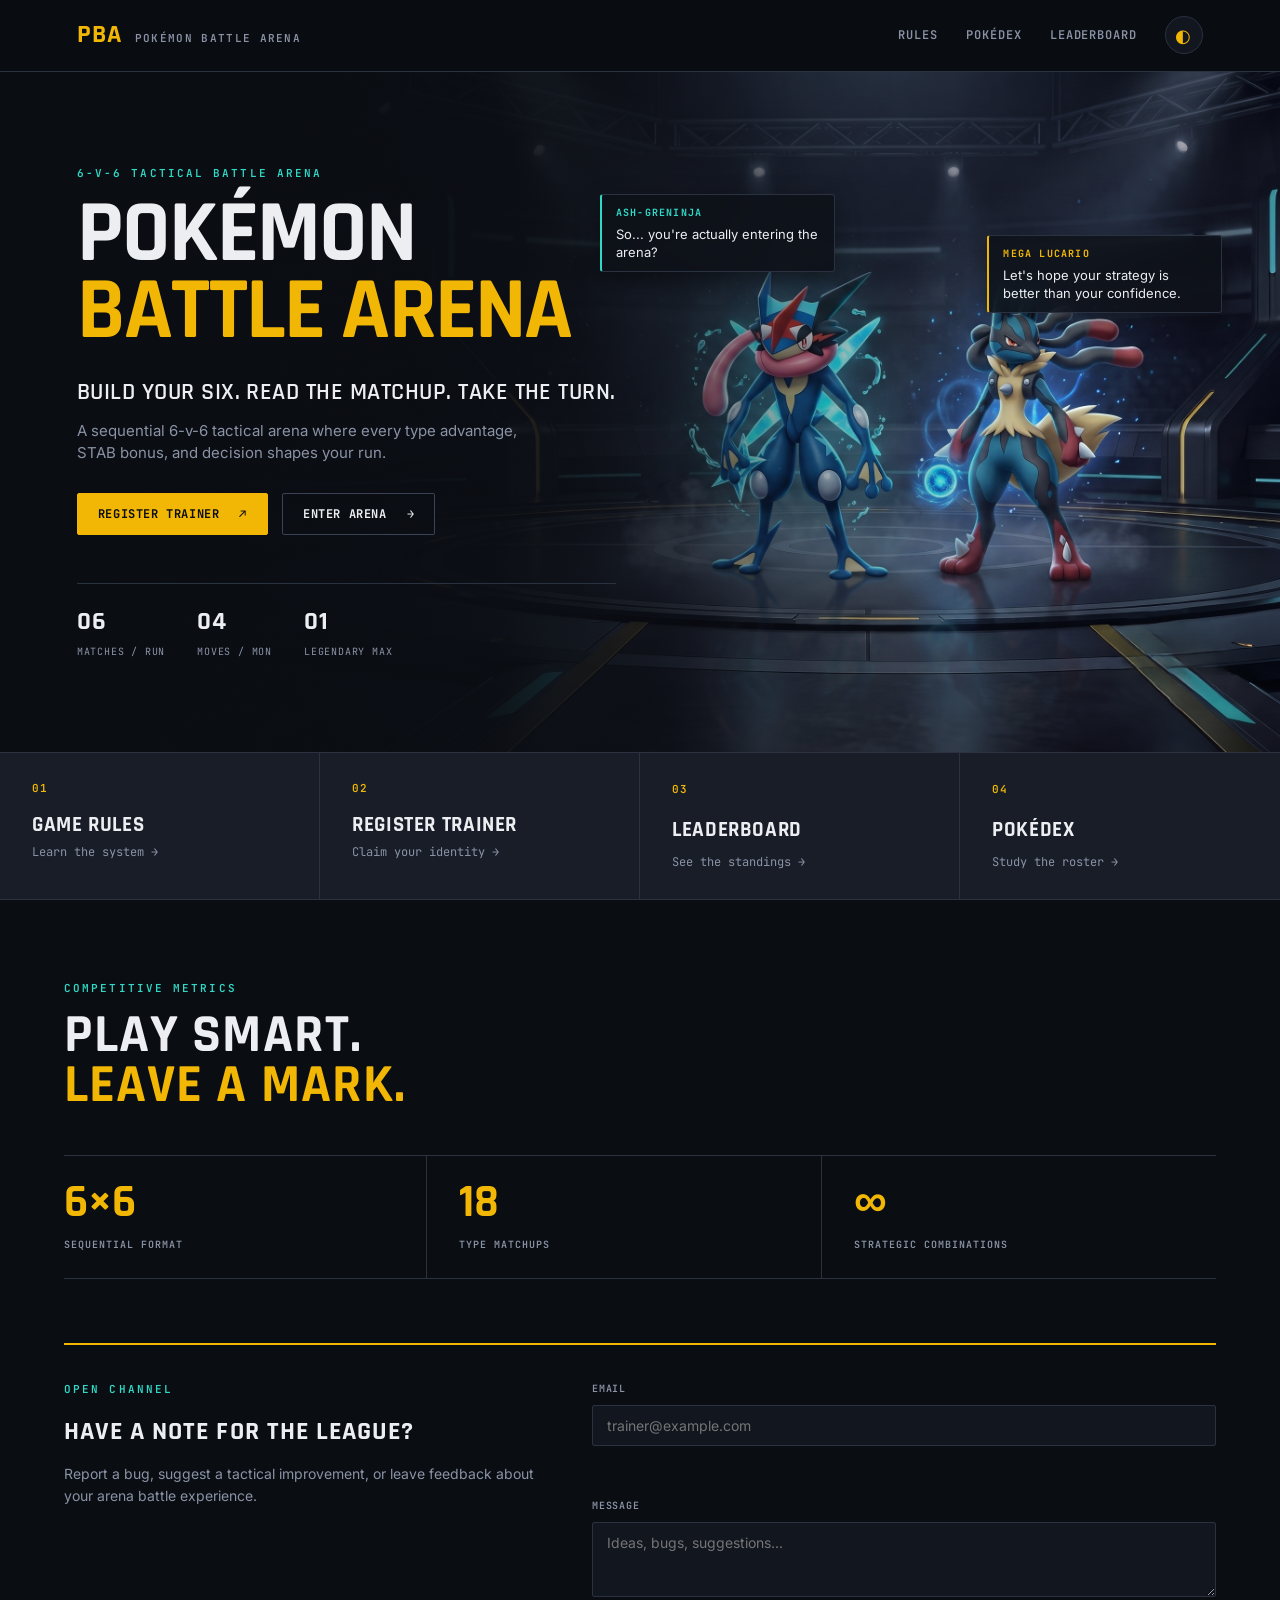
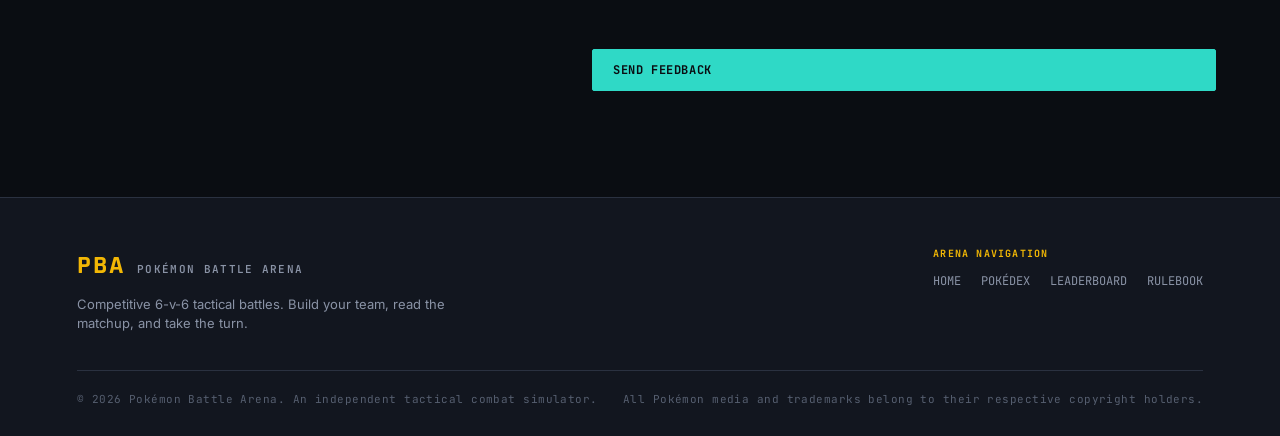
<file: frontend/index.html>
<!DOCTYPE html>
<html lang="en" data-page="home">
<head>
  <meta charset="UTF-8" />
  <meta name="viewport" content="width=device-width, initial-scale=1.0" />
  <title>Pokémon Battle Arena — Competitive 6-v-6 Simulator</title>
  <meta name="description" content="A competitive 6-v-6 Pokémon battle platform. Register a trainer, build a team, and climb the leaderboard." />
  <link rel="stylesheet" href="css/style.css" />
  <link rel="stylesheet" href="css/home.css" />
</head>
<body class="home-page">
  <a class="skip-link" href="#main">Skip to content</a>

  <!-- ============ SITE HEADER ============ -->
  <header class="site-header">
    <div class="site-header-inner">
      <a class="brand" href="index.html" data-testid="brand-home">
        <b>PBA</b>
        <span>Pokémon Battle Arena</span>
      </a>
      <nav class="home-nav" aria-label="Main Navigation">
        <a href="#rules" data-open-modal="rules-modal" data-testid="home-nav-link-rules">Rules</a>
        <a href="pokedex.html?from=home" data-testid="home-nav-link-pokedex">Pokédex</a>
        <a href="leaderboard.html?from=home" data-testid="home-nav-link-leaderboard">Leaderboard</a>
        <button class="icon-button theme-toggle" id="theme-toggle" type="button" aria-label="Toggle theme" data-testid="home-theme-toggle">◐</button>
      </nav>
    </div>
  </header>

  <!-- ============ MAIN CONTENT ============ -->
  <main id="main">
    <!-- HERO SECTION -->
    <section class="hero" aria-label="Battle Arena Hero">
      <div class="hero-scrim" aria-hidden="true"></div>

      <div class="hero-copy">
        <p class="eyebrow">6-V-6 TACTICAL BATTLE ARENA</p>
        <h1>Pokémon<br><em>Battle Arena</em></h1>
        <p class="hero-lede">Build your six. Read the matchup. Take the turn.</p>
        <p class="hero-note">A sequential 6-v-6 tactical arena where every type advantage, STAB bonus, and decision shapes your run.</p>

        <div class="hero-actions" id="hero-actions">
          <button class="button button-gold" type="button" data-open-modal="register-modal" id="hero-register-btn" data-testid="home-register-button">
            Register trainer <span>↗</span>
          </button>
          <button class="button button-outline" type="button" data-open-modal="login-modal" id="hero-login-btn" data-testid="home-login-button">
            Enter arena <span>→</span>
          </button>
        </div>

        <div class="hero-meta">
          <span><b>06</b> MATCHES / RUN</span>
          <span><b>04</b> MOVES / MON</span>
          <span><b>01</b> LEGENDARY MAX</span>
        </div>
      </div>

      <!-- POKÉMON TRAINER BANTER -->
      <aside class="hero-dialogue" aria-label="Arena Pokémon commentary">
        <div class="dialogue-callout callout-greninja" data-testid="dialogue-greninja">
          <span class="callout-speaker">ASH-GRENINJA</span>
          <p class="callout-text">So... you're actually entering the arena?</p>
        </div>
        <div class="dialogue-callout callout-lucario" data-testid="dialogue-lucario">
          <span class="callout-speaker">MEGA LUCARIO</span>
          <p class="callout-text">Let's hope your strategy is better than your confidence.</p>
        </div>
      </aside>
    </section>

    <!-- ENTRY COMMAND STRIP -->
    <section class="entry-strip" aria-label="Quick Actions">
      <button class="entry-strip-item" type="button" data-open-modal="rules-modal" data-testid="home-rules-button">
        <span>01</span>
        <b>Game rules</b>
        <small>Learn the system →</small>
      </button>
      <button class="entry-strip-item" type="button" data-open-modal="register-modal" id="entry-register-btn" data-testid="home-register-action">
        <span>02</span>
        <b>Register trainer</b>
        <small>Claim your identity →</small>
      </button>
      <a class="entry-strip-item" href="leaderboard.html?from=home" data-testid="home-leaderboard-action">
        <span>03</span>
        <b>Leaderboard</b>
        <small>See the standings →</small>
      </a>
      <a class="entry-strip-item" href="pokedex.html?from=home" data-testid="home-pokedex-action">
        <span>04</span>
        <b>Pokédex</b>
        <small>Study the roster →</small>
      </a>
    </section>

    <!-- LOWER SECTION: STATS & FEEDBACK -->
    <section class="home-lower" aria-label="League Overview">
      <div class="lower-heading">
        <p class="eyebrow">COMPETITIVE METRICS</p>
        <h2>Play smart.<br><span>Leave a mark.</span></h2>
      </div>

      <div class="stat-row">
        <div>
          <strong>6×6</strong>
          <span>SEQUENTIAL FORMAT</span>
        </div>
        <div>
          <strong>18</strong>
          <span>TYPE MATCHUPS</span>
        </div>
        <div>
          <strong>∞</strong>
          <span>STRATEGIC COMBINATIONS</span>
        </div>
      </div>

      <div class="feedback-container">
        <div class="feedback-info">
          <p class="eyebrow">OPEN CHANNEL</p>
          <h3>Have a note for the league?</h3>
          <p class="feedback-desc">Report a bug, suggest a tactical improvement, or leave feedback about your arena battle experience.</p>
        </div>

        <form class="feedback-form" id="feedback-form" novalidate data-testid="home-feedback-form">
          <div class="field" data-field="email">
            <label for="feedback-email">Email</label>
            <input type="email" id="feedback-email" name="email" autocomplete="email" required placeholder="trainer@example.com" data-testid="feedback-email" />
            <span class="field-error" role="alert"></span>
          </div>

          <div class="field" data-field="message">
            <label for="feedback-message">Message</label>
            <textarea id="feedback-message" name="message" rows="3" required placeholder="Ideas, bugs, suggestions..." data-testid="feedback-message"></textarea>
            <span class="field-error" role="alert"></span>
          </div>

          <button class="button button-cyan" type="submit" id="feedback-submit" data-testid="feedback-submit">
            Send feedback
          </button>

          <output id="feedback-status" class="form-status" aria-live="polite" data-testid="feedback-confirmation"></output>
        </form>
      </div>
    </section>
  </main>

  <!-- ============ FOOTER ============ -->
  <footer class="site-footer">
    <div class="footer-inner">
      <div class="footer-brand-col">
        <a class="brand" href="index.html">
          <b>PBA</b>
          <span>Pokémon Battle Arena</span>
        </a>
        <p class="footer-tagline">Competitive 6-v-6 tactical battles. Build your team, read the matchup, and take the turn.</p>
      </div>

      <div class="footer-nav-col">
        <span class="footer-col-title">Arena Navigation</span>
        <div class="footer-links">
          <a href="index.html">Home</a>
          <a href="pokedex.html?from=home">Pokédex</a>
          <a href="leaderboard.html?from=home">Leaderboard</a>
          <a href="#rules" data-open-modal="rules-modal">Rulebook</a>
        </div>
      </div>
    </div>

    <div class="footer-bottom">
      <span>© 2026 Pokémon Battle Arena. An independent tactical combat simulator.</span>
      <span>All Pokémon media and trademarks belong to their respective copyright holders.</span>
    </div>
  </footer>

  <!-- ============================================================
       MODAL: GAME RULES (COMPLETE 8-CARD RULEBOOK)
       ============================================================ -->
  <div class="modal-overlay" id="rules-modal" data-testid="home-rules-modal">
    <div class="modal modal-wide" role="dialog" aria-modal="true" aria-labelledby="rules-title">
      <button class="modal-close" type="button" data-close-modal aria-label="Close rules" data-testid="rules-modal-close">×</button>
      <p class="eyebrow">THE COMPETITIVE SYSTEM</p>
      <h2 id="rules-title">Arena Rulebook</h2>

      <div class="rules-grid">
        <!-- 01 / THE FORMAT -->
        <div class="rule-box">
          <span class="rule-num">01 / THE FORMAT</span>
          <h4>6-Match Sequential Run</h4>
          <p>A run consists of 6 sequential 1-v-1 matchups against an AI roster. Each of your 6 Pokémon battles <strong>only once per run</strong>. When a Pokémon faints or completes its match, it is locked for the remainder of that run.</p>
        </div>

        <!-- 02 / BUILD YOUR TEAM -->
        <div class="rule-box">
          <span class="rule-num">02 / BUILD YOUR TEAM</span>
          <h4>Roster &amp; Move Constraints</h4>
          <p>Teams require exactly <strong>6 unique Pokémon</strong> with <strong>4 unique learnable moves</strong> each. At most <strong>1 Legendary, Mythical, or Ultra Beast</strong> is permitted.</p>
        </div>

        <!-- 03 / POKÉMON STATS & BATTLE HP -->
        <div class="rule-box">
          <span class="rule-num">03 / STATS &amp; BATTLE HP</span>
          <h4>Base HP vs. Battle HP</h4>
          <p>Base HP is the Pokémon's core database stat. In combat, health scales using the authoritative formula:<br><code>Battle HP = (3 × Base HP) + ⌊BST / 2⌋</code><br>When Battle HP reaches 0, the Pokémon faints for the rest of the run.</p>
        </div>

        <!-- 04 / TURN ORDER -->
        <div class="rule-box">
          <span class="rule-num">04 / TURN ORDER</span>
          <h4>Speed Priority &amp; Ties</h4>
          <p>The faster combatant attacks first each turn (<code>Speed_A &gt; Speed_B</code>). If Speed stats are tied, the first attacker is decided by an unbiased 50/50 coin toss. Turns strictly alternate until a combatant faints.</p>
        </div>

        <!-- 05 / MOVES & DAMAGE -->
        <div class="rule-box">
          <span class="rule-num">05 / MOVES &amp; DAMAGE</span>
          <h4>Categories &amp; Effectiveness</h4>
          <p>Physical moves use <code>Attack / Defense</code>; Special moves use <code>Sp. Atk / Sp. Def</code>. Effectiveness adds <code>+0.5</code> per advantage or subtracts <code>-0.5</code> per disadvantage. <br><code>Damage = ⌊Power × (Atk / Def) × Effectiveness⌋</code> (STAB 1.5× multiplier).</p>
        </div>

        <!-- 06 / MATCH FLOW -->
        <div class="rule-box">
          <span class="rule-num">06 / MATCH FLOW</span>
          <h4>9-Stage Progression</h4>
          <p>Runs progress through: Team Reveal → Match Intro → Pokémon Selection → Matchup Confirmation → Countdown → Active Combat → Match Summary → Next Match → Session Summary. Exiting mid-match discards that match with 0 points.</p>
        </div>

        <!-- 07 / SCORING & LEADERBOARD -->
        <div class="rule-box">
          <span class="rule-num">07 / SCORING &amp; LEADERBOARD</span>
          <h4>Damage Ratios &amp; Ranking</h4>
          <p>Scored on HP efficiency: <code>Base Points = (Opponent Lost % - Trainer Lost %) × 100</code>. Victories earn <code>10 + Base Points</code>; defeats earn <code>Base Points</code>. The leaderboard ranks trainers by total completed points descending.</p>
        </div>

        <!-- 08 / HOW TO PLAY -->
        <div class="rule-box">
          <span class="rule-num">08 / HOW TO PLAY</span>
          <h4>Quickstart Walkthrough</h4>
          <p>1. Register trainer → 2. Build 6-Pokémon team → 3. Assign 4 moves → 4. Enter Arena → 5. Preview opponent → 6. Select counter → 7. Confirm matchup → 8. Read turn order → 9. Choose moves → 10. Complete 6 matches!</p>
        </div>
      </div>
    </div>
  </div>

  <!-- ============================================================
       MODAL: REGISTER TRAINER
       ============================================================ -->
  <div class="modal-overlay" id="register-modal" data-testid="register-modal">
    <div class="modal" role="dialog" aria-modal="true" aria-labelledby="register-title">
      <button class="modal-close" type="button" data-close-modal aria-label="Close registration" data-testid="register-modal-close">×</button>
      <p class="eyebrow">JOIN THE LEAGUE</p>
      <h2 id="register-title">Register trainer</h2>

      <form id="register-form" novalidate data-testid="register-form">
        <div class="field" data-field="username">
          <label for="register-username">Trainer name</label>
          <input type="text" id="register-username" name="username" autocomplete="username" required minlength="3" placeholder="e.g. Redline" data-testid="register-trainer-name" />
          <span class="field-error" role="alert"></span>
        </div>

        <div class="field" data-field="email">
          <label for="register-email">Email</label>
          <input type="email" id="register-email" name="email" autocomplete="email" required placeholder="you@example.com" data-testid="register-email" />
          <span class="field-error" role="alert"></span>
        </div>

        <div class="field" data-field="password">
          <label for="register-password">Password</label>
          <input type="password" id="register-password" name="password" autocomplete="new-password" required minlength="8" placeholder="At least 8 characters (letter + number)" data-testid="register-password" />
          <span class="field-error" role="alert"></span>
        </div>

        <button class="button button-gold btn-block" type="submit" data-testid="register-submit">
          Create trainer →
        </button>

        <div class="form-status" id="register-status" style="margin-top: var(--space-4);" aria-live="polite" data-testid="register-error"></div>
      </form>
    </div>
  </div>

  <!-- ============================================================
       MODAL: ENTER ARENA (LOGIN)
       ============================================================ -->
  <div class="modal-overlay" id="login-modal" data-testid="login-modal">
    <div class="modal" role="dialog" aria-modal="true" aria-labelledby="login-title">
      <button class="modal-close" type="button" data-close-modal aria-label="Close login" data-testid="login-modal-close">×</button>
      <p class="eyebrow">RETURNING TRAINER</p>
      <h2 id="login-title">Enter arena</h2>

      <form id="login-form" novalidate data-testid="login-form">
        <div class="field" data-field="identifier">
          <label for="login-identifier">Trainer name or email</label>
          <input type="text" id="login-identifier" name="identifier" autocomplete="username" required placeholder="Redline" data-testid="login-identity" />
          <span class="field-error" role="alert"></span>
        </div>

        <div class="field" data-field="password">
          <label for="login-password">Password</label>
          <input type="password" id="login-password" name="password" autocomplete="current-password" required placeholder="••••••••" data-testid="login-password" />
          <span class="field-error" role="alert"></span>
        </div>

        <button class="button button-cyan btn-block" type="submit" data-testid="login-submit">
          Enter dashboard →
        </button>

        <div class="form-status" id="login-status" style="margin-top: var(--space-4);" aria-live="polite" data-testid="login-error"></div>
      </form>
    </div>
  </div>

  <!-- Scripts -->
  <script src="js/theme.js"></script>
  <script src="js/modal.js"></script>
  <script src="js/session.js"></script>
  <script src="js/api.js"></script>
  <script src="js/auth.js"></script>
  <script src="js/navigation.js"></script>
  <script src="js/home.js"></script>
</body>
</html>
</file>
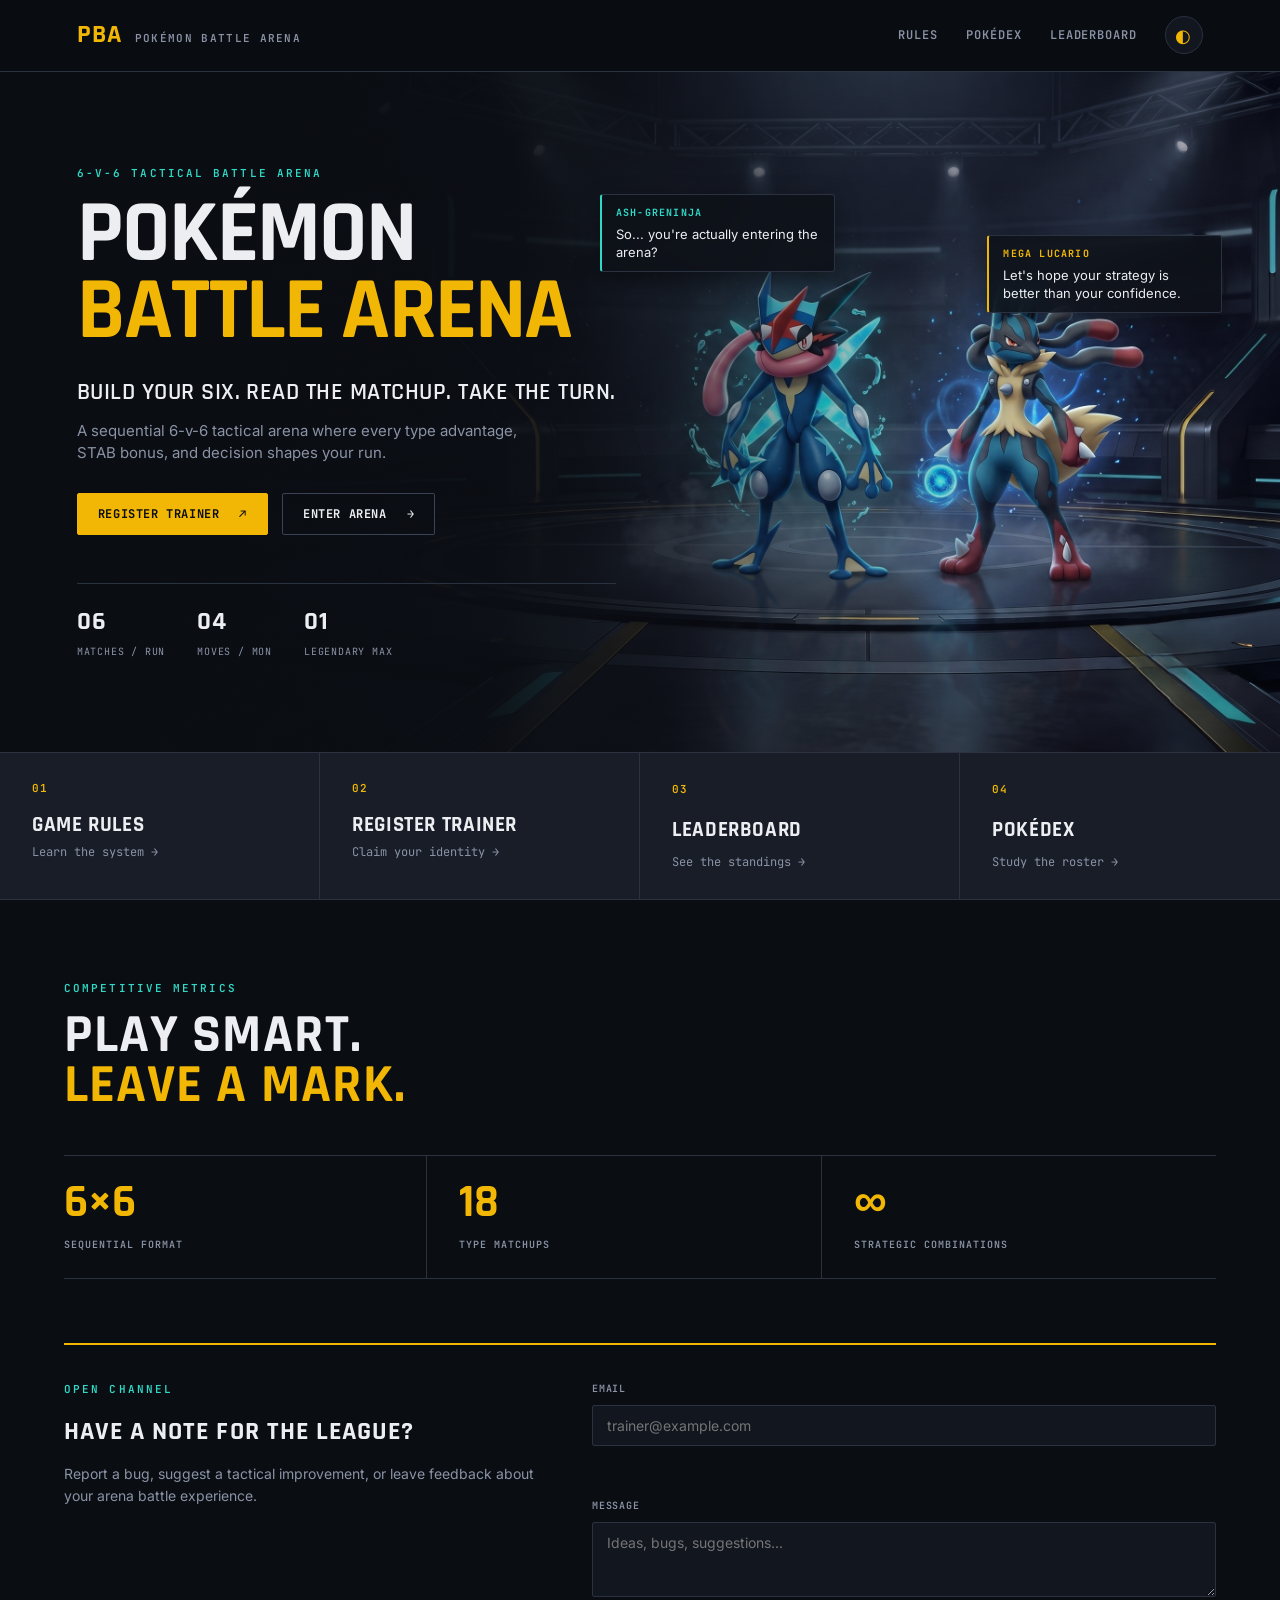
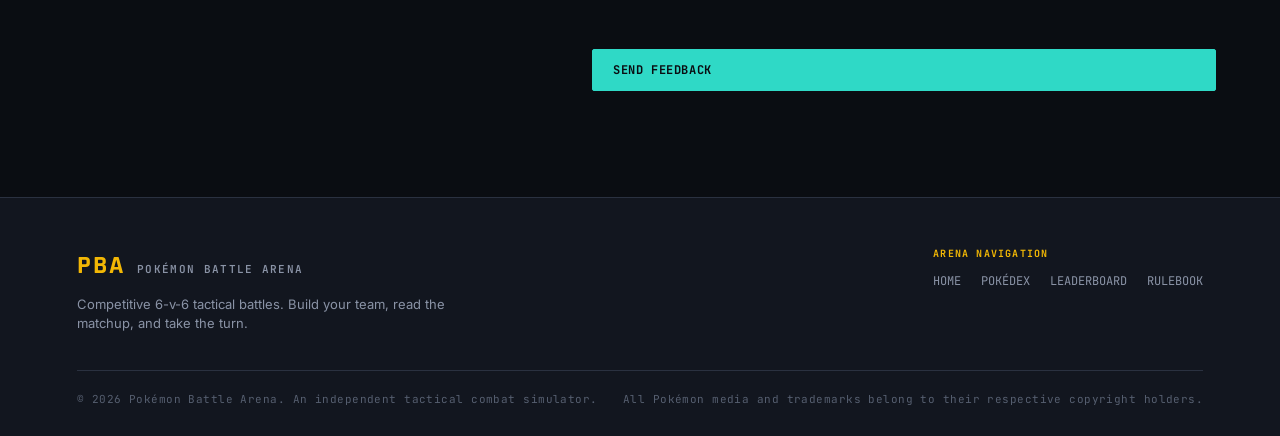
<file: frontend/dashboard.html>
<!DOCTYPE html>
<html lang="en" data-page="dashboard">
<head>
  <meta charset="UTF-8" />
  <meta name="viewport" content="width=device-width, initial-scale=1.0" />
  <title>Trainer Dashboard — Pokémon Battle Arena</title>
  <meta name="description" content="Trainer Command Center for the Pokémon Battle Arena. Manage your 6-Pokémon roster, monitor standing, and enter combat." />
  <link rel="stylesheet" href="css/style.css" />
  <link rel="stylesheet" href="css/dashboard.css" />
</head>
<body class="dashboard-page">
  <a class="skip-link" href="#main">Skip to content</a>

  <!-- ============ SITE HEADER ============ -->
  <header class="site-header">
    <div class="site-header-inner">
      <a class="brand" href="index.html" data-testid="brand-home">
        <b>PBA</b>
        <span>Pokémon Battle Arena</span>
      </a>
      <nav class="site-nav" aria-label="Main Navigation">
        <a href="dashboard.html" class="active" data-testid="nav-dashboard">Dashboard</a>
        <a href="pokedex.html?from=dashboard" data-testid="nav-pokedex">Pokédex</a>
        <a href="leaderboard.html?from=dashboard" data-testid="nav-leaderboard">Leaderboard</a>
        <button class="icon-button theme-toggle" id="theme-toggle" type="button" aria-label="Toggle theme" data-testid="dashboard-theme-toggle">◐</button>
      </nav>
    </div>
  </header>

  <!-- ============ MAIN CONTENT (.page-shell) ============ -->
  <main id="main" class="page-shell">
    <!-- PAGE HEADING -->
    <div class="page-heading">
      <div>
        <p class="eyebrow">TRAINER PROFILE</p>
        <h1>Trainer <em id="trainer-name" data-testid="dashboard-trainer-name">Candidate</em></h1>
      </div>
      <button class="text-link logout-btn" id="logout-btn" type="button" data-testid="dashboard-logout">Logout ↗</button>
    </div>

    <!-- 2-PANEL DASHBOARD GRID -->
    <section class="dashboard-grid" aria-label="Performance Overview">
      <!-- PANEL 1: CURRENT RECORD -->
      <article class="panel identity-panel" data-testid="dashboard-identity-panel">
        <p class="eyebrow">CURRENT RECORD</p>
        <div class="rank-line">
          <strong id="stat-rank" data-testid="dashboard-rank">#—</strong>
          <span id="rank-status-label">OFFICIAL STANDING</span>
        </div>
        <div class="metric-grid">
          <div>
            <b id="stat-matches" data-testid="dashboard-matches">—</b>
            <span>Matches</span>
          </div>
          <div>
            <b id="stat-wins" data-testid="dashboard-wins">—</b>
            <span>Wins</span>
          </div>
          <div>
            <b id="stat-points" data-testid="dashboard-points">—</b>
            <span>Points</span>
          </div>
        </div>
        <p class="muted">Live competitive standing in the arena league.</p>
      </article>

      <!-- PANEL 2: LAST BATTLE -->
      <article class="panel last-panel" data-testid="dashboard-last-panel">
        <p class="eyebrow">LAST BATTLE</p>
        <div id="last-battle-container" data-testid="dashboard-last-battle">
          <!-- Populated dynamically by dashboard.js -->
        </div>
      </article>
    </section>

    <!-- ROSTER SECTION -->
    <section class="roster-section" aria-label="Roster Status">
      <div class="section-head">
        <div>
          <p class="eyebrow">ROSTER STATUS</p>
          <h2>Your six</h2>
        </div>
        <div id="roster-head-action">
          <!-- Edit team -> or Create team -> button -->
        </div>
      </div>

      <!-- 3x2 TEAM GRID -->
      <div class="team-grid" id="team-grid" data-testid="dashboard-team-grid">
        <!-- 6 .pokemon-slot cards or empty slots rendered here -->
      </div>
    </section>

    <!-- BATTLE GATE (ACTION BAND) -->
    <section class="action-band" id="action-band" data-testid="dashboard-battle-gate">
      <!-- Populated dynamically based on team existence -->
    </section>
  </main>

  <!-- ============ FOOTER ============ -->
  <footer class="site-footer">
    <div class="footer-inner">
      <div class="footer-brand-col">
        <a class="brand" href="index.html">
          <b>PBA</b>
          <span>Pokémon Battle Arena</span>
        </a>
        <p class="footer-tagline">Competitive 6-v-6 tactical battles. Build your team, read the matchup, and take the turn.</p>
      </div>

      <div class="footer-nav-col">
        <span class="footer-col-title">Arena Navigation</span>
        <div class="footer-links">
          <a href="index.html">Home</a>
          <a href="dashboard.html" class="active">Dashboard</a>
          <a href="pokedex.html?from=dashboard">Pokédex</a>
          <a href="leaderboard.html?from=dashboard">Leaderboard</a>
        </div>
      </div>
    </div>

    <div class="footer-bottom">
      <span>© 2026 Pokémon Battle Arena. An independent tactical combat simulator.</span>
      <span>All Pokémon media and trademarks belong to their respective copyright holders.</span>
    </div>
  </footer>

  <!-- Scripts -->
  <script src="js/theme.js"></script>
  <script src="js/session.js"></script>
  <script src="js/api.js"></script>
  <script src="js/auth.js"></script>
  <script src="js/navigation.js"></script>
  <script src="js/dashboard.js"></script>
</body>
</html>
</file>
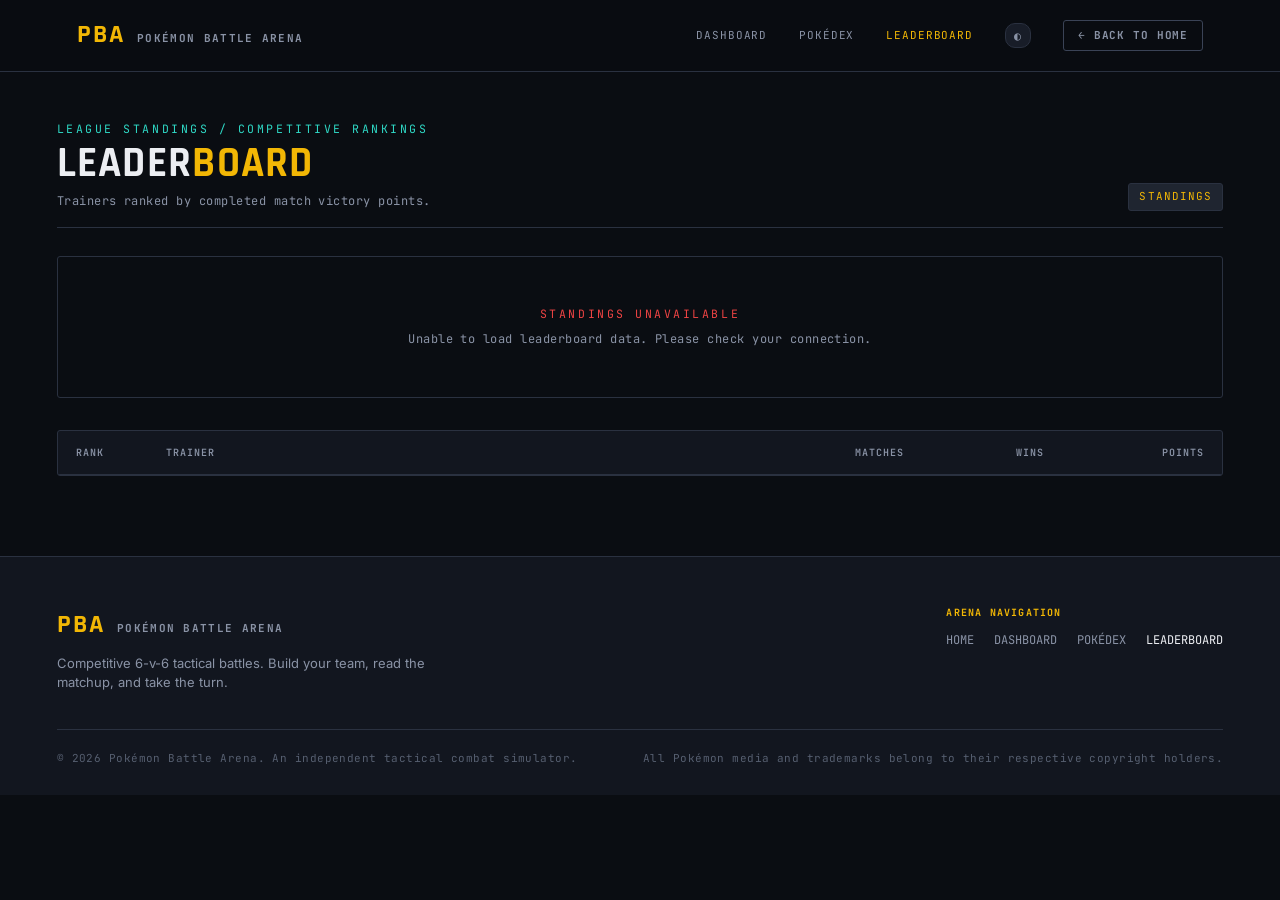
<file: frontend/leaderboard.html>
<!DOCTYPE html>
<html lang="en" data-page="leaderboard">
<head>
  <meta charset="UTF-8" />
  <meta name="viewport" content="width=device-width, initial-scale=1.0" />
  <title>Leaderboard — Pokémon Battle Arena</title>
  <meta name="description" content="Top trainers in the Pokémon Battle Arena, ranked by completed match points." />
  <link rel="icon" href="data:," />
  <link rel="stylesheet" href="css/style.css" />
  <link rel="stylesheet" href="css/leaderboard.css" />
</head>
<body>
  <a class="skip-link" href="#main">Skip to content</a>

  <!-- ============ SITE HEADER ============ -->
  <header class="site-header">
    <div class="site-header-inner">
      <a class="brand" href="index.html" id="brand-link" data-testid="brand-home">
        <b>PBA</b>
        <span>Pokémon Battle Arena</span>
      </a>
      <nav class="site-nav" aria-label="Main Navigation">
        <a href="dashboard.html" data-testid="nav-dashboard">Dashboard</a>
        <a href="pokedex.html" data-testid="nav-pokedex">Pokédex</a>
        <a class="active" href="leaderboard.html" data-testid="nav-leaderboard">Leaderboard</a>
        <button class="icon-button theme-toggle" id="theme-toggle" type="button" aria-label="Toggle theme" data-testid="leaderboard-theme-toggle">◐</button>
        <a href="index.html" class="button button-outline" id="nav-back-link" data-testid="leaderboard-back-link" style="font-size: 11px; padding: 6px 14px;">← Back to Home</a>
      </nav>
    </div>
  </header>

  <!-- ============ MAIN CONTENT (.page-shell) ============ -->
  <main id="main" class="page-shell" tabindex="-1">
    <!-- PAGE HEADING -->
    <div class="page-heading">
      <div>
        <p class="eyebrow">LEAGUE STANDINGS / COMPETITIVE RANKINGS</p>
        <h1>Leader<em>board</em></h1>
        <p class="heading-desc">Trainers ranked by completed match victory points.</p>
      </div>
      <span class="season-tag" id="leaderboard-total-tag">STANDINGS</span>
    </div>

    <!-- TOP 3 PODIUM -->
    <section class="podium" id="podium" aria-label="Top 3 Trainers Podium"></section>

    <!-- FULL RANKING TABLE -->
    <div class="table-wrap">
      <table class="rank-table" data-testid="leaderboard-table">
        <thead>
          <tr>
            <th scope="col" style="width: 90px;">Rank</th>
            <th scope="col">Trainer</th>
            <th scope="col" style="text-align: right; width: 140px;">Matches</th>
            <th scope="col" style="text-align: right; width: 140px;">Wins</th>
            <th scope="col" style="text-align: right; width: 160px;">Points</th>
          </tr>
        </thead>
        <tbody id="rank-table-body"></tbody>
      </table>
    </div>
  </main>

  <!-- ============ FOOTER ============ -->
  <footer class="site-footer">
    <div class="footer-inner">
      <div class="footer-brand-col">
        <a class="brand" href="index.html">
          <b>PBA</b>
          <span>Pokémon Battle Arena</span>
        </a>
        <p class="footer-tagline">Competitive 6-v-6 tactical battles. Build your team, read the matchup, and take the turn.</p>
      </div>

      <div class="footer-nav-col">
        <span class="footer-col-title">Arena Navigation</span>
        <div class="footer-links">
          <a href="index.html">Home</a>
          <a href="dashboard.html">Dashboard</a>
          <a href="pokedex.html">Pokédex</a>
          <a href="leaderboard.html" class="active">Leaderboard</a>
        </div>
      </div>
    </div>

    <div class="footer-bottom">
      <span>© 2026 Pokémon Battle Arena. An independent tactical combat simulator.</span>
      <span>All Pokémon media and trademarks belong to their respective copyright holders.</span>
    </div>
  </footer>

  <script src="js/theme.js"></script>
  <script src="js/session.js"></script>
  <script src="js/api.js"></script>
  <script src="js/navigation.js"></script>
  <script src="js/leaderboard.js"></script>
</body>
</html>
</file>
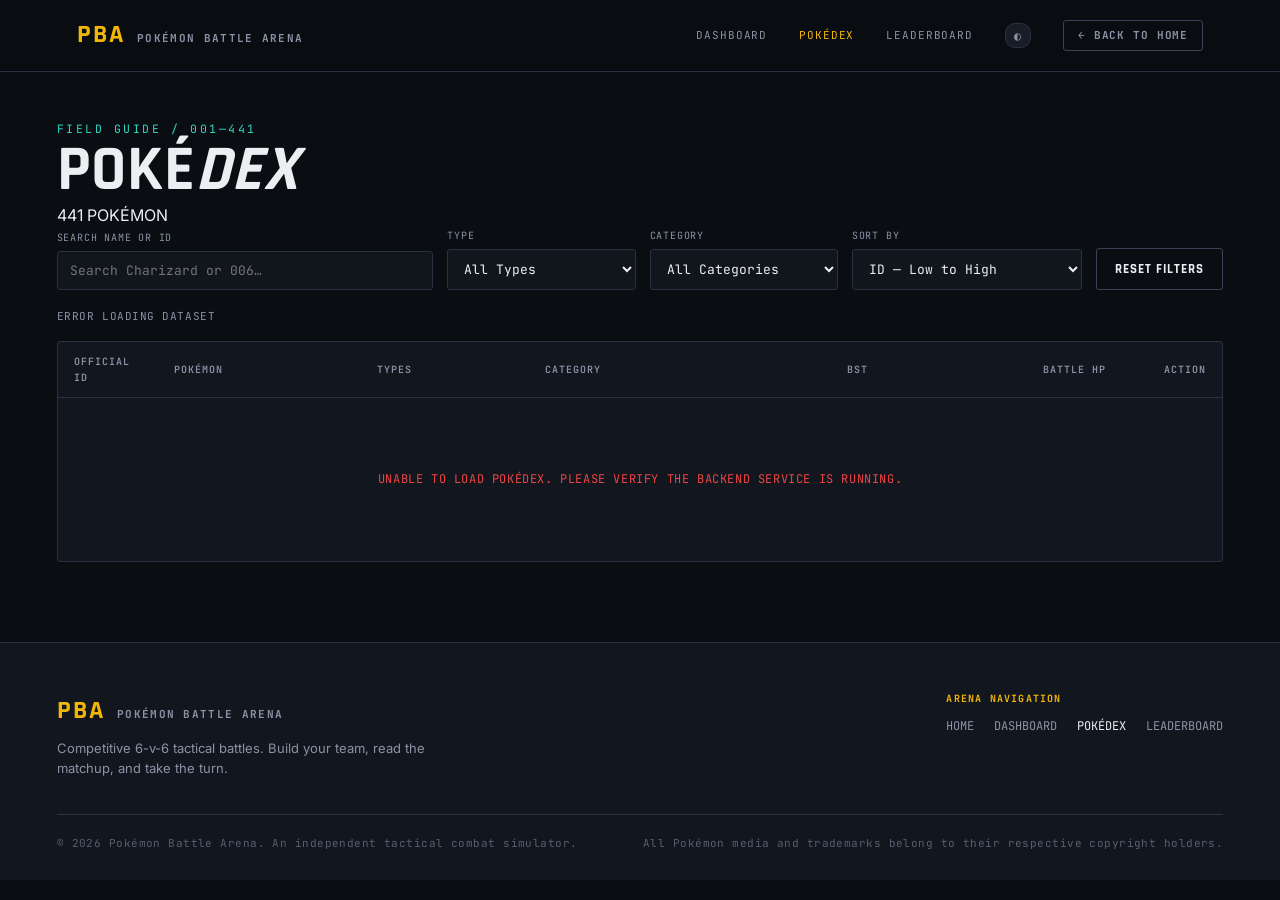
<file: frontend/pokedex.html>
<!DOCTYPE html>
<html lang="en" data-page="pokedex">
<head>
  <meta charset="UTF-8" />
  <meta name="viewport" content="width=device-width, initial-scale=1.0" />
  <title>Pokédex — Pokémon Battle Arena</title>
  <link rel="icon" href="data:," />
  <link rel="stylesheet" href="css/style.css" />
  <link rel="stylesheet" href="css/pokedex.css" />
</head>
<body>
  <a class="skip-link" href="#main">Skip to content</a>

  <!-- Emergent Site Header -->
  <header class="site-header">
    <div class="site-header-inner">
      <a class="brand" href="index.html" id="brand-link" data-testid="brand-home">
        <b>PBA</b><span>Pokémon Battle Arena</span>
      </a>
      <nav class="site-nav" aria-label="Main Navigation">
        <a href="dashboard.html" data-testid="nav-dashboard">Dashboard</a>
        <a class="active" href="pokedex.html" data-testid="nav-pokedex">Pokédex</a>
        <a href="leaderboard.html" data-testid="nav-leaderboard">Leaderboard</a>
        <button class="icon-button theme-toggle" type="button" id="theme-toggle" data-testid="pokedex-theme-toggle" aria-label="Toggle theme">◐</button>
        <a href="index.html" class="button button-outline" id="nav-back-link" data-testid="pokedex-back-link" style="font-size: 11px; padding: 6px 14px;">← Back to Home</a>
      </nav>
    </div>
  </header>

  <!-- Main Page Shell -->
  <main id="main" class="page-shell" tabindex="-1">
    <div class="page-heading">
      <div>
        <p class="eyebrow">FIELD GUIDE / 001—441</p>
        <h1>Poké<em>dex</em></h1>
      </div>
      <span class="season-tag" id="dex-dataset-tag" data-testid="pokedex-season-tag">441 POKÉMON</span>
    </div>

    <!-- Unified Filter Bar -->
    <section class="filter-bar dex-filter-bar" data-testid="pokedex-filters">
      <label>
        Search name or ID
        <input type="text" id="dex-search" placeholder="Search Charizard or 006…" data-testid="pokedex-filter-name" autocomplete="off" />
      </label>
      <label>
        Type
        <select id="dex-type" data-testid="pokedex-filter-type">
          <option value="">All Types</option>
        </select>
      </label>
      <label>
        Category
        <select id="dex-category" data-testid="pokedex-filter-category">
          <option value="">All Categories</option>
          <option value="basic">Standard</option>
          <option value="legendary">Legendary</option>
          <option value="mythical">Mythical</option>
          <option value="ultra_beast">Ultra Beast</option>
        </select>
      </label>
      <label>
        Sort By
        <select id="dex-sort" data-testid="pokedex-filter-sort">
          <option value="id_asc">ID — Low to High</option>
          <option value="id_desc">ID — High to Low</option>
          <option value="name_asc">Name — A to Z</option>
          <option value="bst_desc">BST — High to Low</option>
          <option value="battle_hp_desc">Battle HP — High to Low</option>
          <option value="speed_desc">Speed — High to Low</option>
          <option value="attack_desc">Attack — High to Low</option>
        </select>
      </label>
      <button class="button button-outline" type="button" id="dex-reset" data-testid="pokedex-reset-filters">
        Reset filters
      </button>
    </section>

    <!-- Meta / Count Bar -->
    <div class="dex-meta-row">
      <span class="pokedex-count" id="dex-count" data-testid="pokedex-count">Showing 441 of 441 Pokémon</span>
    </div>

    <!-- Table Container -->
    <div class="table-wrap">
      <table data-testid="pokedex-table">
        <thead>
          <tr>
            <th scope="col" style="width: 100px;">Official ID</th>
            <th scope="col">Pokémon</th>
            <th scope="col">Types</th>
            <th scope="col">Category</th>
            <th scope="col" style="text-align: right;">BST</th>
            <th scope="col" style="text-align: right;">Battle HP</th>
            <th scope="col" style="text-align: right; width: 100px;"><span class="sr-only">Action</span></th>
          </tr>
        </thead>
        <tbody id="dex-body"></tbody>
      </table>
    </div>
  </main>

  <!-- ============ FOOTER ============ -->
  <footer class="site-footer">
    <div class="footer-inner">
      <div class="footer-brand-col">
        <a class="brand" href="index.html">
          <b>PBA</b>
          <span>Pokémon Battle Arena</span>
        </a>
        <p class="footer-tagline">Competitive 6-v-6 tactical battles. Build your team, read the matchup, and take the turn.</p>
      </div>

      <div class="footer-nav-col">
        <span class="footer-col-title">Arena Navigation</span>
        <div class="footer-links">
          <a href="index.html">Home</a>
          <a href="dashboard.html">Dashboard</a>
          <a href="pokedex.html" class="active">Pokédex</a>
          <a href="leaderboard.html">Leaderboard</a>
        </div>
      </div>
    </div>

    <div class="footer-bottom">
      <span>© 2026 Pokémon Battle Arena. An independent tactical combat simulator.</span>
      <span>All Pokémon media and trademarks belong to their respective copyright holders.</span>
    </div>
  </footer>

  <!-- ============================================================
       MODAL: POKÉMON DETAIL (EMERGENT TERMINAL)
       ============================================================ -->
  <div class="modal-overlay" id="pokemon-detail-modal" role="dialog" aria-modal="true" aria-labelledby="dex-detail-name">
    <div class="modal modal-wide dex-terminal-modal">
      <div class="modal-header">
        <span class="eyebrow" id="dex-detail-eyebrow">FIELD RECORD</span>
        <button class="modal-close" type="button" data-close-modal aria-label="Close details">✕</button>
      </div>
      <div class="dex-detail-body" id="pokemon-detail">
        <!-- Dynamic content injected by pokedex.js -->
      </div>
    </div>
  </div>

  <!-- Scripts -->
  <script src="js/theme.js"></script>
  <script src="js/modal.js"></script>
  <script src="js/session.js"></script>
  <script src="js/api.js"></script>
  <script src="js/navigation.js"></script>
  <script src="js/pokedex.js"></script>
</body>
</html>
</file>
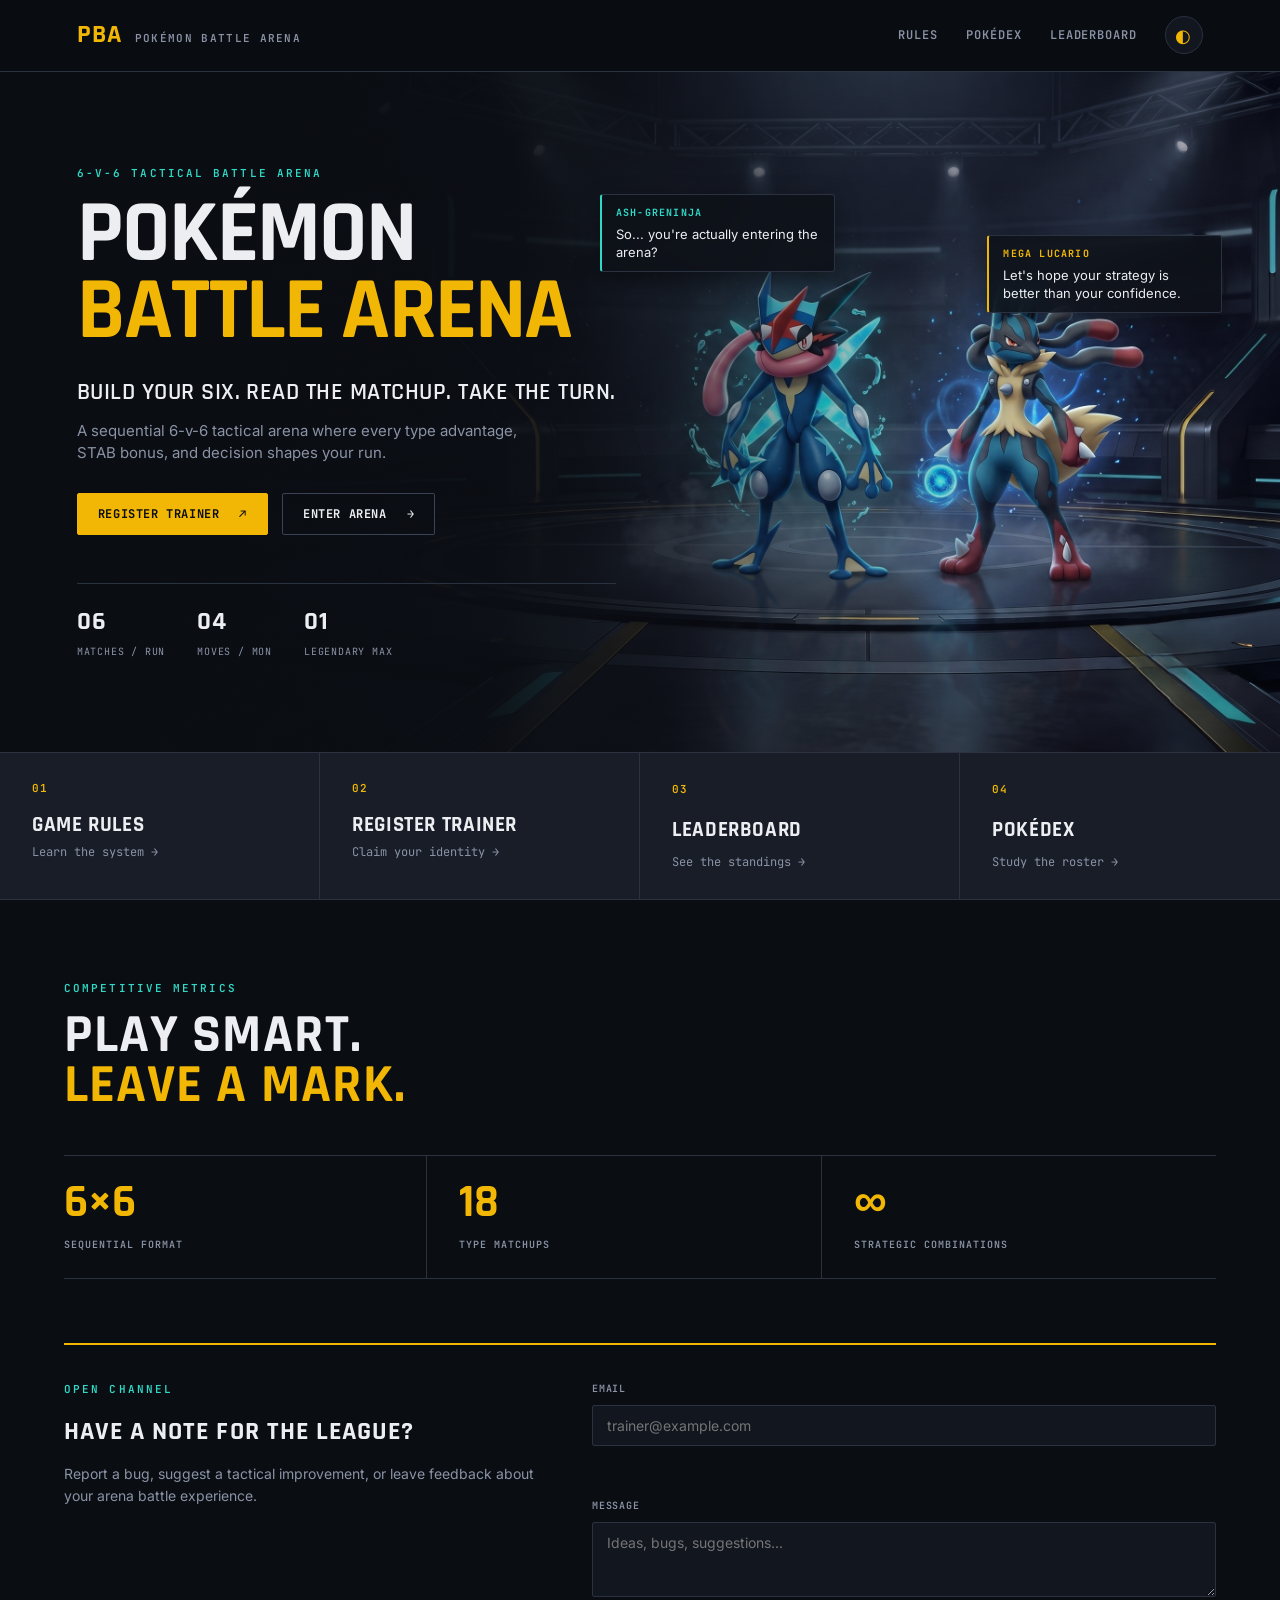
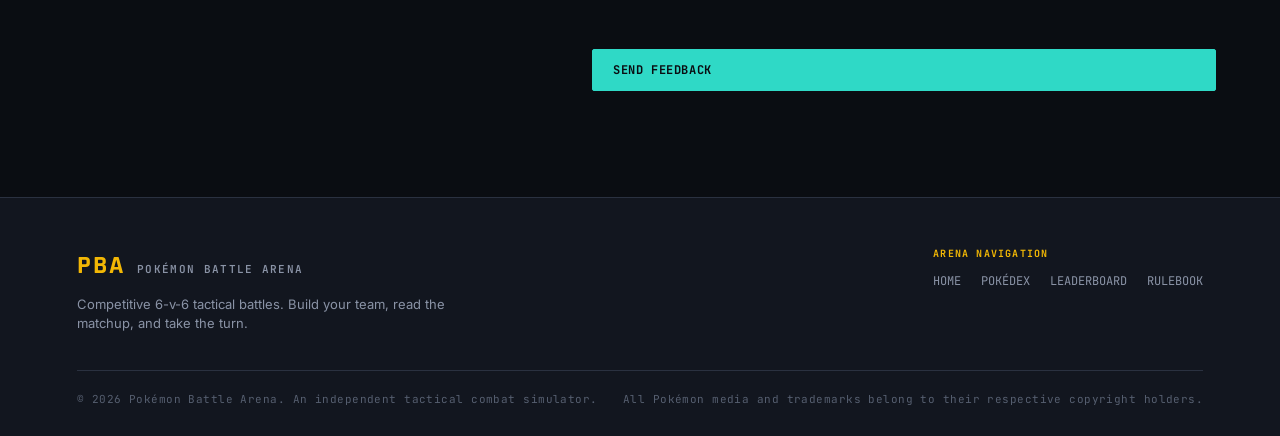
<file: frontend/team.html>
<!DOCTYPE html>
<html lang="en" data-page="team">
<head>
  <meta charset="UTF-8" />
  <meta name="viewport" content="width=device-width, initial-scale=1.0" />
  <title>Team Builder — Pokémon Battle Arena</title>
  <meta name="description" content="Build and manage your 6-Pokémon team and moves for the Pokémon Battle Arena." />
  <link rel="icon" href="data:," />
  <link rel="stylesheet" href="css/style.css" />
  <link rel="stylesheet" href="css/team.css" />
</head>
<body>
  <a class="skip-link" href="#main">Skip to content</a>

  <!-- ============ SITE HEADER ============ -->
  <header class="site-header">
    <div class="site-header-inner">
      <a class="brand" href="index.html" id="brand-link" data-testid="brand-home">
        <b>PBA</b>
        <span>Pokémon Battle Arena</span>
      </a>
      <nav class="site-nav" aria-label="Main Navigation">
        <a href="dashboard.html" class="active" data-testid="nav-dashboard">Dashboard</a>
        <a href="pokedex.html?from=dashboard" data-testid="nav-pokedex">Pokédex</a>
        <a href="leaderboard.html?from=dashboard" data-testid="nav-leaderboard">Leaderboard</a>
        <button class="icon-button theme-toggle" id="theme-toggle" type="button" aria-label="Toggle theme" data-testid="team-theme-toggle">◐</button>
        <a href="dashboard.html" class="button button-outline" id="nav-back-link" data-testid="team-back-link" style="font-size: 11px; padding: 6px 14px;">← Back to Dashboard</a>
      </nav>
    </div>
  </header>

  <!-- ============ MAIN CONTENT (.page-shell) ============ -->
  <main id="main" class="page-shell" tabindex="-1">
    <!-- PAGE HEADING -->
    <div class="page-heading">
      <div>
        <p class="eyebrow">ROSTER MANAGEMENT / SIX SLOTS</p>
        <h1 id="team-builder-title">Team <em>Builder</em></h1>
        <p class="heading-desc">Select 6 unique Pokémon and assign 4 valid moves to each before entering the battle arena.</p>
      </div>
      <span class="season-tag" id="roster-count-badge" data-testid="team-roster-badge">0 / 6 POKÉMON</span>
    </div>

    <!-- NOTICES -->
    <div class="card team-notice-card" id="team-exists-notice" hidden>
      <div class="notice-header">
        <span class="eyebrow" style="color: var(--accent-primary, #e0aa3e);">ACTIVE ROSTER</span>
      </div>
      <p class="muted">Your current 6-Pokémon team is loaded. You may adjust any slot, replace Pokémon, or edit moves below.</p>
    </div>

    <div class="card team-notice-card" id="team-builder-empty-notice" hidden>
      <div class="notice-header">
        <span class="eyebrow">NEW ROSTER</span>
      </div>
      <p class="muted">Construct a valid six-Pokémon roster. Select each slot to choose your combatants and their four-move arsenals.</p>
    </div>

    <!-- TEAM BUILDER SECTION -->
    <section id="team-builder" aria-label="Team Slots">
      <!-- 3x2 SLOT GRID -->
      <div class="team-slot-grid" id="team-slot-grid" data-testid="team-slot-grid">
        <!-- Rendered by js/team.js -->
      </div>

      <!-- VALIDATION PANEL -->
      <div class="validation-panel" id="validation-panel" data-testid="validation-panel">
        <span class="v-title">Team Requirements</span>
        <ul class="validation-list" id="validation-list">
          <li>Choose 6 Pokémon.</li>
          <li>Assign 4 moves to each Pokémon.</li>
          <li>Maximum 1 Legendary, Mythical, or Ultra Beast.</li>
        </ul>
      </div>

      <!-- ACTIONS -->
      <div class="team-builder-actions">
        <button class="button button-gold" type="button" id="save-team-btn" disabled data-testid="save-team-btn">
          Save team →
        </button>
        <a href="dashboard.html" class="button button-outline" id="cancel-team-btn">Cancel</a>
        <span class="save-feedback" id="save-feedback" aria-live="polite"></span>
      </div>
    </section>
  </main>

  <!-- ============ FOOTER ============ -->
  <footer class="site-footer">
    <div class="footer-inner">
      <div class="footer-brand-col">
        <a class="brand" href="index.html">
          <b>PBA</b>
          <span>Pokémon Battle Arena</span>
        </a>
        <p class="footer-tagline">Competitive 6-v-6 tactical battles. Build your team, read the matchup, and take the turn.</p>
      </div>

      <div class="footer-nav-col">
        <span class="footer-col-title">Arena Navigation</span>
        <div class="footer-links">
          <a href="index.html">Home</a>
          <a href="dashboard.html">Dashboard</a>
          <a href="pokedex.html?from=dashboard">Pokédex</a>
          <a href="leaderboard.html?from=dashboard">Leaderboard</a>
        </div>
      </div>
    </div>

    <div class="footer-bottom">
      <span>© 2026 Pokémon Battle Arena. An independent tactical combat simulator.</span>
      <span>All Pokémon media and trademarks belong to their respective copyright holders.</span>
    </div>
  </footer>

  <!-- ============================================================
       MODALS FOR TEAM BUILDER
       ============================================================ -->

  <!-- MODAL: POKÉMON PICKER -->
  <div class="modal-overlay" id="pokemon-picker-modal">
    <div class="modal modal-wide" role="dialog" aria-modal="true" aria-labelledby="picker-title">
      <div class="modal-header">
        <div>
          <span class="eyebrow" style="margin-bottom: 2px;">SLOT ASSIGNMENT</span>
          <h2 id="picker-title">Select Pokémon</h2>
        </div>
        <button class="modal-close" type="button" data-close-modal aria-label="Close picker">✕</button>
      </div>
      <div class="picker-filters">
        <input type="text" id="picker-search" placeholder="Search by name or #001…" />
        <select id="picker-type-filter" aria-label="Filter by Type"></select>
        <select id="picker-category-filter" aria-label="Filter by Category">
          <option value="">All Categories</option>
          <option value="basic">Standard</option>
          <option value="legendary">Legendary</option>
          <option value="mythical">Mythical</option>
          <option value="ultra_beast">Ultra Beast</option>
        </select>
      </div>
      <div class="picker-grid" id="picker-grid"></div>
    </div>
  </div>

  <!-- MODAL: MOVE PICKER -->
  <div class="modal-overlay" id="move-picker-modal">
    <div class="modal modal-wide" role="dialog" aria-modal="true" aria-labelledby="move-picker-title">
      <div class="modal-header">
        <div>
          <span class="eyebrow" style="margin-bottom: 2px;">ARSENAL SELECTION</span>
          <h2 id="move-picker-title">Choose 4 Moves</h2>
        </div>
        <button class="modal-close" type="button" data-close-modal aria-label="Close move picker">✕</button>
      </div>
      <div class="move-picker-target">
        <div class="mon-portrait" id="move-picker-mon-portrait"></div>
        <div>
          <div class="mon-name" id="move-picker-mon-name"></div>
          <span class="heading-desc" style="font-size: 11px;">Select exactly four valid moves for this Pokémon</span>
        </div>
      </div>
      <div class="move-slots" id="move-slots"></div>
      <div class="move-pool" id="move-pool"></div>
      <div style="margin-top: 18px; display: flex; justify-content: flex-end; gap: 12px;">
        <button class="button button-gold" type="button" id="move-picker-done">Done</button>
      </div>
    </div>
  </div>

  <!-- MODAL: POKÉMON ACTION -->
  <div class="modal-overlay" id="pokemon-action-modal">
    <div class="modal" role="dialog" aria-modal="true" aria-labelledby="pokemon-action-title">
      <div class="modal-header">
        <div>
          <span class="eyebrow" style="margin-bottom: 2px;">SLOT OPTIONS</span>
          <h2 id="pokemon-action-title">Manage Slot</h2>
        </div>
        <button class="modal-close" type="button" data-close-modal aria-label="Close slot management">✕</button>
      </div>
      <div class="action-modal-preview">
        <div class="mon-portrait" id="action-modal-portrait"></div>
        <div>
          <div class="mon-name" id="action-modal-mon-name"></div>
          <div id="action-modal-types" class="type-chips-wrap"></div>
        </div>
      </div>
      <div class="action-modal-buttons">
        <button class="button button-outline btn-block" type="button" id="action-edit-moves">Edit moves ↗</button>
        <button class="button button-outline btn-block" type="button" id="action-replace-pokemon">Replace Pokémon ↗</button>
        <button class="button button-outline btn-block btn-danger" type="button" id="action-remove-pokemon">Remove from team ✕</button>
      </div>
    </div>
  </div>

  <!-- MODAL: CONFIRM REMOVE -->
  <div class="modal-overlay" id="confirm-remove-modal">
    <div class="modal" role="dialog" aria-modal="true" aria-labelledby="confirm-remove-title">
      <div class="modal-header">
        <h2 id="confirm-remove-title">Remove Pokémon?</h2>
        <button class="modal-close" type="button" data-close-modal aria-label="Close">✕</button>
      </div>
      <p class="muted" id="confirm-remove-text">Are you sure you want to remove this Pokémon from your roster?</p>
      <div style="display:flex; gap: 12px; margin-top: 20px; justify-content:flex-end;">
        <button class="button button-outline" type="button" data-close-modal>Cancel</button>
        <button class="button button-gold" type="button" id="confirm-remove-btn">Remove</button>
      </div>
    </div>
  </div>

  <!-- Scripts -->
  <script src="js/theme.js"></script>
  <script src="js/modal.js"></script>
  <script src="js/session.js"></script>
  <script src="js/api.js"></script>
  <script src="js/auth.js"></script>
  <script src="js/navigation.js"></script>
  <script src="js/team.js"></script>
</body>
</html>
</file>
<file: frontend/css/style.css>
/* ============================================================
   POKÉMON BATTLE ARENA — DESIGN SYSTEM
   Shared across every page. Page-specific CSS lives in its own file
   and should only ever ADD to this, never override its tokens.
   ============================================================ */

/* ---------- Fonts ---------- */
@import url('https://fonts.googleapis.com/css2?family=Rajdhani:wght@500;600;700&family=Inter:wght@400;500;600&family=JetBrains+Mono:wght@400;500;600&display=swap');

/* ---------- Design tokens: DARK (default) ---------- */
:root {
  --bg: #0a0d12;
  --bg-elevated: #12161f;
  --surface: #181d28;
  --surface-2: #1f2530;
  --accent-primary: #f2b705;
  --accent-primary-dim: #a9820a;
  --accent-secondary: #2fd9c6;
  --text: #eceef2;
  --text-muted: #8a93a6;
  --text-faint: #565f70;
  --border: #2a3140;
  --border-strong: #3a4356;
  --success: #4cc38a;
  --warning: #e0a83e;
  --danger: #e5484d;

  --shadow-soft: 0 8px 24px rgba(0, 0, 0, 0.35);
  --shadow-hard: 0 16px 40px rgba(0, 0, 0, 0.5);

  --font-display: 'Rajdhani', 'Arial Narrow', sans-serif;
  --font-body: 'Inter', system-ui, sans-serif;
  --font-mono: 'JetBrains Mono', 'Courier New', monospace;

  --space-1: 0.25rem;
  --space-2: 0.5rem;
  --space-3: 0.75rem;
  --space-4: 1rem;
  --space-5: 1.5rem;
  --space-6: 2rem;
  --space-7: 3rem;
  --space-8: 4.5rem;

  --radius-sm: 3px;
  --radius-md: 6px;
  --radius-lg: 10px;

  --ease: cubic-bezier(0.2, 0.7, 0.2, 1);
  --t-fast: 120ms;
  --t-med: 220ms;
  --t-slow: 420ms;

  --max-width: 1240px;
  --header-height: 72px;
}

/* ---------- Design tokens: LIGHT ----------
   Not an inversion: warm paper-grey surfaces, deep ink text,
   the gold/cyan accents are darkened to hold contrast on light ground. */
[data-theme='light'] {
  --bg: #f2f0ea;
  --bg-elevated: #ffffff;
  --surface: #ffffff;
  --surface-2: #eae7de;
  --accent-primary: #b3810a;
  --accent-primary-dim: #8a6408;
  --accent-secondary: #147a6f;
  --text: #191c22;
  --text-muted: #565f70;
  --text-faint: #8a93a6;
  --border: #d8d3c4;
  --border-strong: #c2bcaa;
  --success: #1f8f5f;
  --warning: #a06a13;
  --danger: #c22b30;

  --shadow-soft: 0 8px 24px rgba(30, 25, 15, 0.08);
  --shadow-hard: 0 16px 40px rgba(30, 25, 15, 0.14);
}

/* ---------- Reset ---------- */
*,
*::before,
*::after {
  box-sizing: border-box;
}

html {
  scroll-behavior: smooth;
}

body {
  margin: 0;
  background: var(--bg);
  color: var(--text);
  font-family: var(--font-body);
  font-size: 16px;
  line-height: 1.55;
  -webkit-font-smoothing: antialiased;
  transition: background var(--t-med) var(--ease), color var(--t-med) var(--ease);
}

img {
  max-width: 100%;
  display: block;
}

a {
  color: inherit;
}

ul,
ol {
  margin: 0;
  padding: 0;
  list-style: none;
}

button,
input,
select,
textarea {
  font-family: inherit;
  color: inherit;
}

@media (prefers-reduced-motion: reduce) {
  *,
  *::before,
  *::after {
    animation-duration: 0.001ms !important;
    animation-iteration-count: 1 !important;
    transition-duration: 0.001ms !important;
    scroll-behavior: auto !important;
  }
}

/* ---------- Focus states (accessibility, never removed) ---------- */
:focus-visible {
  outline: 2px solid var(--accent-secondary);
  outline-offset: 3px;
  border-radius: var(--radius-sm);
}

/* ---------- Typography ---------- */
h1,
h2,
h3,
h4 {
  font-family: var(--font-display);
  font-weight: 700;
  letter-spacing: 0.01em;
  margin: 0;
  color: var(--text);
}

h1 {
  font-size: clamp(2.4rem, 5vw, 4.2rem);
  line-height: 1.02;
  text-transform: uppercase;
}

h2 {
  font-size: clamp(1.7rem, 3vw, 2.4rem);
  text-transform: uppercase;
}

h3 {
  font-size: 1.25rem;
  text-transform: uppercase;
  letter-spacing: 0.04em;
}

p {
  margin: 0;
  color: var(--text-muted);
}

.eyebrow {
  font-family: var(--font-mono);
  font-size: 0.72rem;
  letter-spacing: 0.22em;
  text-transform: uppercase;
  color: var(--accent-secondary);
}

.data-readout {
  font-family: var(--font-mono);
}

/* ---------- Layout helpers ---------- */
.container {
  width: 100%;
  max-width: var(--max-width);
  margin-inline: auto;
  padding-inline: var(--space-5);
}

.visually-hidden {
  position: absolute;
  width: 1px;
  height: 1px;
  overflow: hidden;
  clip: rect(0 0 0 0);
  white-space: nowrap;
}

.skip-link {
  position: absolute;
  top: -48px;
  left: var(--space-4);
  background: var(--accent-primary);
  color: #0a0d12;
  padding: var(--space-2) var(--space-4);
  border-radius: var(--radius-sm);
  font-family: var(--font-display);
  font-weight: 700;
  text-transform: uppercase;
  z-index: 500;
  transition: top var(--t-fast) var(--ease);
}

.skip-link:focus {
  top: var(--space-4);
}

/* ---------- Site header / nav ---------- */
.site-header {
  position: sticky;
  top: 0;
  z-index: 100;
  height: var(--header-height);
  display: flex;
  align-items: center;
  background: rgba(10, 13, 18, 0.86);
  backdrop-filter: blur(6px);
  border-bottom: 1px solid var(--border);
}

[data-theme='light'] .site-header {
  background: rgba(242, 240, 234, 0.9);
}

.site-header .container {
  display: flex;
  align-items: center;
  justify-content: space-between;
  gap: var(--space-4);
}

.brand {
  display: flex;
  align-items: center;
  gap: var(--space-2);
  font-family: var(--font-display);
  font-weight: 700;
  font-size: 1.05rem;
  letter-spacing: 0.06em;
  text-transform: uppercase;
  text-decoration: none;
}

.brand-mark {
  width: 26px;
  height: 26px;
  border-radius: 50%;
  background: linear-gradient(180deg, var(--accent-primary) 50%, var(--bg-elevated) 50%);
  border: 2px solid var(--text);
  position: relative;
  flex-shrink: 0;
}

.brand-mark::after {
  content: '';
  position: absolute;
  inset: 40%;
  background: var(--bg);
  border: 2px solid var(--text);
  border-radius: 50%;
}

.header-actions {
  display: flex;
  align-items: center;
  gap: var(--space-3);
}

/* ---------- Theme toggle ---------- */
.theme-toggle {
  display: inline-flex;
  align-items: center;
  gap: var(--space-2);
  background: var(--surface);
  border: 1px solid var(--border);
  border-radius: var(--radius-lg);
  padding: var(--space-1) var(--space-2);
  cursor: pointer;
  font-family: var(--font-mono);
  font-size: 0.72rem;
  letter-spacing: 0.08em;
  text-transform: uppercase;
  color: var(--text-muted);
  transition: border-color var(--t-fast) var(--ease);
}

.theme-toggle:hover {
  border-color: var(--border-strong);
}

.theme-toggle .dot {
  width: 8px;
  height: 8px;
  border-radius: 50%;
  background: var(--accent-primary);
  transition: transform var(--t-fast) var(--ease);
}

[data-theme='light'] .theme-toggle .dot {
  background: var(--accent-secondary);
}

/* ============================================================
   BUTTONS
   ============================================================ */
.btn {
  --btn-fg: var(--bg);
  display: inline-flex;
  align-items: center;
  justify-content: center;
  gap: var(--space-2);
  font-family: var(--font-display);
  font-weight: 700;
  font-size: 0.95rem;
  letter-spacing: 0.06em;
  text-transform: uppercase;
  padding: 0.85em 1.6em;
  border-radius: var(--radius-sm);
  border: 1px solid transparent;
  cursor: pointer;
  text-decoration: none;
  transition: transform var(--t-fast) var(--ease), box-shadow var(--t-fast) var(--ease),
    background var(--t-fast) var(--ease), border-color var(--t-fast) var(--ease);
}

.btn:active {
  transform: translateY(1px);
}

.btn-primary {
  background: var(--accent-primary);
  color: #14110a;
}

.btn-primary:hover {
  box-shadow: 0 0 0 3px rgba(242, 183, 5, 0.18);
}

.btn-secondary {
  background: transparent;
  color: var(--text);
  border-color: var(--border-strong);
}

.btn-secondary:hover {
  border-color: var(--accent-secondary);
  color: var(--accent-secondary);
}

.btn-ghost {
  background: transparent;
  color: var(--text-muted);
  padding: 0.85em 1.2em;
}

.btn-ghost:hover {
  color: var(--text);
}

.btn-danger {
  background: transparent;
  color: var(--danger);
  border-color: var(--danger);
}

.btn-danger:hover {
  background: var(--danger);
  color: #1a0708;
}

.btn-block {
  width: 100%;
}

.btn[disabled] {
  opacity: 0.45;
  cursor: not-allowed;
}

/* ============================================================
   SIGNATURE ELEMENT: scanner corner-bracket reticle
   Applied via .reticle. Brackets sit flush on the element and
   snap outward with a lock-on motion on hover/focus-within.
   ============================================================ */
.reticle {
  position: relative;
}

.reticle::before,
.reticle::after,
.reticle .rt-tl,
.reticle .rt-br {
  content: '';
  position: absolute;
  width: 14px;
  height: 14px;
  border: 2px solid var(--accent-primary);
  opacity: 0;
  transition: opacity var(--t-fast) var(--ease), transform var(--t-med) var(--ease);
  pointer-events: none;
}

.reticle::before {
  top: -6px;
  left: -6px;
  border-right: none;
  border-bottom: none;
  transform: translate(6px, 6px);
}

.reticle::after {
  bottom: -6px;
  right: -6px;
  border-left: none;
  border-top: none;
  transform: translate(-6px, -6px);
}

.reticle:hover::before,
.reticle:hover::after,
.reticle:focus-within::before,
.reticle:focus-within::after {
  opacity: 1;
  transform: translate(0, 0);
}

/* ============================================================
   CARDS / SURFACES
   ============================================================ */
.card {
  background: var(--surface);
  border: 1px solid var(--border);
  border-radius: var(--radius-md);
  padding: var(--space-5);
}

.card-elevated {
  background: var(--bg-elevated);
  box-shadow: var(--shadow-soft);
}

/* ============================================================
   FORM ELEMENTS
   ============================================================ */
.field {
  display: flex;
  flex-direction: column;
  gap: var(--space-2);
  margin-bottom: var(--space-4);
}

.field label {
  font-family: var(--font-mono);
  font-size: 0.72rem;
  letter-spacing: 0.1em;
  text-transform: uppercase;
  color: var(--text-muted);
}

.field input,
.field textarea,
.field select {
  background: var(--bg-elevated);
  border: 1px solid var(--border);
  border-radius: var(--radius-sm);
  padding: 0.75em 0.9em;
  font-size: 0.95rem;
  color: var(--text);
  transition: border-color var(--t-fast) var(--ease);
}

.field input:focus,
.field textarea:focus,
.field select:focus {
  border-color: var(--accent-secondary);
  outline: none;
}

.field-error {
  font-family: var(--font-mono);
  font-size: 0.78rem;
  color: var(--danger);
  min-height: 1em;
}

.field.has-error input,
.field.has-error textarea {
  border-color: var(--danger);
}

.form-success {
  font-family: var(--font-mono);
  font-size: 0.85rem;
  color: var(--success);
  border: 1px solid var(--success);
  border-radius: var(--radius-sm);
  padding: var(--space-3) var(--space-4);
  background: rgba(76, 195, 138, 0.08);
}

/* ============================================================
   MODAL SYSTEM
   Structure: <div class="modal-overlay"><div class="modal" role="dialog">
   Controlled purely via .is-open class + JS in js/modal.js
   ============================================================ */
.modal-overlay {
  position: fixed;
  inset: 0;
  background: rgba(4, 5, 8, 0.72);
  display: none;
  align-items: center;
  justify-content: center;
  padding: var(--space-4);
  z-index: 300;
  opacity: 0;
  transition: opacity var(--t-med) var(--ease);
}

.modal-overlay.is-open {
  display: flex;
  opacity: 1;
}

.modal {
  background: var(--bg-elevated);
  border: 1px solid var(--border-strong);
  border-radius: var(--radius-lg);
  box-shadow: var(--shadow-hard);
  width: 100%;
  max-width: 480px;
  max-height: 88vh;
  overflow-y: auto;
  padding: var(--space-6);
  transform: translateY(14px) scale(0.98);
  opacity: 0;
  transition: transform var(--t-med) var(--ease), opacity var(--t-med) var(--ease);
}

.modal-overlay.is-open .modal {
  transform: translateY(0) scale(1);
  opacity: 1;
}

.modal.modal-wide {
  max-width: 760px;
}

.modal-header {
  display: flex;
  align-items: flex-start;
  justify-content: space-between;
  gap: var(--space-4);
  margin-bottom: var(--space-5);
}

.modal-close {
  background: none;
  border: 1px solid var(--border);
  border-radius: var(--radius-sm);
  width: 34px;
  height: 34px;
  flex-shrink: 0;
  font-size: 1.1rem;
  line-height: 1;
  cursor: pointer;
  color: var(--text-muted);
  transition: color var(--t-fast) var(--ease), border-color var(--t-fast) var(--ease);
}

.modal-close:hover {
  color: var(--danger);
  border-color: var(--danger);
}

/* ============================================================
   SECTION / DIVIDER UTILITIES
   ============================================================ */
.section {
  padding-block: var(--space-8);
}

.hairline {
  border: none;
  border-top: 1px solid var(--border);
  margin-block: var(--space-6);
}

.tag {
  display: inline-flex;
  align-items: center;
  font-family: var(--font-mono);
  font-size: 0.68rem;
  letter-spacing: 0.08em;
  text-transform: uppercase;
  padding: 0.3em 0.6em;
  border-radius: var(--radius-sm);
  border: 1px solid var(--border-strong);
  color: var(--text-muted);
}

/* ============================================================
   TYPE PILLS / CATEGORY BADGE
   Shared visual language for Pokémon types — used across the
   Dashboard team builder, Pokédex, and Battle screens.
   ============================================================ */
.type-pill {
  display: inline-flex;
  align-items: center;
  font-family: var(--font-mono);
  font-size: 0.65rem;
  letter-spacing: 0.06em;
  text-transform: uppercase;
  padding: 0.25em 0.55em;
  border-radius: var(--radius-sm);
  border: 1px solid var(--border-strong);
  color: var(--text-muted);
  margin-right: 0.3em;
}

.type-pill[data-type='Fire'] { color: #e0793f; border-color: #6b3a20; }
.type-pill[data-type='Water'] { color: #4fa5e0; border-color: #204a6b; }
.type-pill[data-type='Grass'] { color: #6bbf59; border-color: #2e4f26; }
.type-pill[data-type='Electric'] { color: #e0c93f; border-color: #6b5e20; }
.type-pill[data-type='Psychic'] { color: #e068a8; border-color: #6b2c4c; }
.type-pill[data-type='Ice'] { color: #7fd6d6; border-color: #285c5c; }
.type-pill[data-type='Dragon'] { color: #8f7ae0; border-color: #3a2f6b; }
.type-pill[data-type='Dark'] { color: #9a8f7f; border-color: #3f382f; }
.type-pill[data-type='Fairy'] { color: #e0a0c8; border-color: #6b3f56; }
.type-pill[data-type='Fighting'] { color: #c25b4a; border-color: #5c2a20; }
.type-pill[data-type='Flying'] { color: #a8c0e0; border-color: #3f4f6b; }
.type-pill[data-type='Poison'] { color: #a868c9; border-color: #4c2c5c; }
.type-pill[data-type='Ground'] { color: #cba15c; border-color: #5c4820; }
.type-pill[data-type='Rock'] { color: #baa06a; border-color: #574a29; }
.type-pill[data-type='Bug'] { color: #a8c53f; border-color: #4c5a1c; }
.type-pill[data-type='Ghost'] { color: #7566bf; border-color: #362d5c; }
.type-pill[data-type='Steel'] { color: #b9c2cc; border-color: #52585f; }
.type-pill[data-type='Normal'] { color: #b9b7a8; border-color: #55534a; }

.category-badge {
  display: inline-flex;
  font-family: var(--font-mono);
  font-size: 0.64rem;
  letter-spacing: 0.08em;
  text-transform: uppercase;
  padding: 0.25em 0.55em;
  border-radius: var(--radius-sm);
  border: 1px solid var(--accent-primary-dim);
  color: var(--accent-primary);
}

/* ============================================================
   FOOTER (PRODUCTION GAME / LEAGUE BRANDING)
   ============================================================ */
.site-footer {
  border-top: 1px solid var(--border);
  padding: 48px 1.5cm 28px;
  background: var(--bg-elevated, #161c24);
  color: var(--text-muted);
  box-sizing: border-box;
  width: 100%;
}

.footer-inner {
  max-width: 1400px;
  margin-inline: auto;
  display: flex;
  justify-content: space-between;
  align-items: flex-start;
  gap: 40px;
  margin-bottom: 36px;
  box-sizing: border-box;
}

.footer-brand-col {
  display: flex;
  flex-direction: column;
  align-items: flex-start;
}

.footer-brand-col .brand {
  margin-bottom: 8px;
  display: flex;
  align-items: baseline;
  gap: 12px;
  text-decoration: none;
  color: var(--text);
}

.footer-brand-col .brand b {
  font-family: var(--font-display);
  font-size: 26px;
  font-weight: 700;
  letter-spacing: 0.08em;
  color: var(--accent-primary, #e0aa3e);
}

.footer-brand-col .brand span {
  font-family: var(--font-mono);
  font-size: 11px;
  letter-spacing: 0.12em;
  text-transform: uppercase;
  color: var(--text-muted);
}

.footer-tagline {
  max-width: 380px;
  font-size: 13px;
  line-height: 1.5;
  color: var(--text-muted);
  margin: 0;
}

.footer-nav-col {
  display: flex;
  flex-direction: column;
  gap: 10px;
}

.footer-col-title {
  font-family: var(--font-mono);
  font-size: 10px;
  font-weight: 700;
  letter-spacing: 0.12em;
  text-transform: uppercase;
  color: var(--accent-primary, #e0aa3e);
}

.footer-links {
  display: flex;
  flex-wrap: wrap;
  gap: 20px;
  font-family: var(--font-mono);
  font-size: 12px;
  text-transform: uppercase;
}

.footer-links a {
  color: var(--text-muted);
  text-decoration: none;
  transition: color var(--t-fast) var(--ease);
}

.footer-links a:hover,
.footer-links a.active {
  color: var(--text);
}

.footer-bottom {
  max-width: 1400px;
  margin-inline: auto;
  border-top: 1px solid var(--border);
  padding-top: 20px;
  display: flex;
  justify-content: space-between;
  align-items: center;
  flex-wrap: wrap;
  gap: 12px;
  font-family: var(--font-mono);
  font-size: 11px;
  color: var(--text-faint);
  letter-spacing: 0.04em;
  box-sizing: border-box;
}

[data-theme='light'] .site-footer {
  background: #f1ede4;
  border-color: rgba(0, 0, 0, 0.12);
}

[data-theme='light'] .footer-bottom {
  border-color: rgba(0, 0, 0, 0.12);
}
</file>
<file: frontend/css/home.css>
/* ============================================================
   POKÉMON BATTLE ARENA — HOME PAGE (EMERGENT DESIGN SYSTEM)
   ============================================================ */

:root {
  --hero-bg-image: url('../assets/images/backgrounds/home-hero-dark.png');
}

[data-theme='light'] {
  --hero-bg-image: url('../assets/images/backgrounds/home-hero-light.png');
}

/* ---------- Site Header Inner ---------- */
.site-header-inner {
  display: flex;
  align-items: center;
  justify-content: space-between;
  width: 100%;
  padding: 0 clamp(24px, 6vw, 80px);
}

.brand {
  display: flex;
  align-items: baseline;
  gap: 12px;
  text-decoration: none;
  color: var(--text);
}

.brand b {
  font-family: var(--font-display);
  font-size: 26px;
  font-weight: 700;
  letter-spacing: .05em;
  color: var(--accent-primary);
  text-transform: uppercase;
}

.brand span {
  font-family: var(--font-mono);
  font-size: 11px;
  font-weight: 600;
  letter-spacing: .12em;
  text-transform: uppercase;
  color: var(--text-muted);
}

.home-nav {
  display: flex;
  align-items: center;
  gap: 28px;
  font-family: var(--font-mono);
  font-size: 12px;
  font-weight: 600;
  text-transform: uppercase;
  letter-spacing: .08em;
}

.home-nav a {
  color: var(--text-muted);
  text-decoration: none;
  transition: color var(--t-fast) var(--ease);
}

.home-nav a:hover,
.home-nav a.active {
  color: var(--text);
}

.icon-button {
  border: 1px solid var(--border);
  background: var(--bg-elevated);
  color: var(--accent-primary);
  width: 38px;
  height: 38px;
  border-radius: 50%;
  font-size: 18px;
  display: inline-flex;
  align-items: center;
  justify-content: center;
  cursor: pointer;
  transition: border-color var(--t-fast) var(--ease), transform var(--t-fast) var(--ease);
}

.icon-button:hover {
  border-color: var(--accent-primary);
  transform: scale(1.05);
}

/* ---------- Buttons ---------- */
.button {
  border: 1px solid transparent;
  padding: 12px 20px;
  text-transform: uppercase;
  font-family: var(--font-mono);
  font-size: 12px;
  font-weight: 700;
  letter-spacing: .05em;
  display: inline-flex;
  align-items: center;
  justify-content: space-between;
  gap: 20px;
  border-radius: 2px;
  cursor: pointer;
  text-decoration: none;
  transition: transform var(--t-fast) var(--ease), border-color var(--t-fast) var(--ease), background var(--t-fast) var(--ease);
}

.button:hover {
  transform: translateY(-2px);
}

.button-gold {
  background: var(--accent-primary);
  border-color: var(--accent-primary);
  color: #0a0d12;
}

.button-gold:hover {
  background: #f8c524;
  border-color: #f8c524;
  box-shadow: 0 4px 16px rgba(242, 183, 5, 0.3);
}

.button-outline {
  background: transparent;
  border-color: var(--border-strong);
  color: var(--text);
}

.button-outline:hover {
  border-color: var(--accent-secondary);
  color: var(--accent-secondary);
  box-shadow: 0 4px 16px rgba(47, 217, 198, 0.2);
}

.button-cyan {
  background: var(--accent-secondary);
  border-color: var(--accent-secondary);
  color: #0a0d12;
}

.button-cyan:hover {
  background: #4ae4d3;
  border-color: #4ae4d3;
  box-shadow: 0 4px 16px rgba(47, 217, 198, 0.3);
}

.btn-block {
  width: 100%;
  justify-content: center;
}

/* ============================================================
   HERO SECTION (ASH-GRENINJA & MEGA LUCARIO COMPOSITION)
   ============================================================ */
.hero {
  min-height: calc(100vh - var(--header-height));
  min-height: 680px;
  padding: 60px clamp(24px, 6vw, 90px);
  position: relative;
  overflow: hidden;
  display: flex;
  align-items: center;
  background-color: var(--bg);
  background-image: var(--hero-bg-image);
  background-size: cover;
  background-position: right center;
  background-repeat: no-repeat;
  isolation: isolate;
  transition: background-image var(--t-med) var(--ease);
}

.hero-scrim {
  position: absolute;
  inset: 0;
  z-index: 0;
  pointer-events: none;
  background: linear-gradient(90deg, rgba(10, 13, 18, 0.95) 0%, rgba(10, 13, 18, 0.86) 38%, rgba(10, 13, 18, 0.35) 62%, transparent 85%);
  transition: background var(--t-med) var(--ease);
}

[data-theme='light'] .hero-scrim {
  background: linear-gradient(90deg, rgba(242, 240, 234, 0.96) 0%, rgba(242, 240, 234, 0.88) 38%, rgba(242, 240, 234, 0.35) 62%, transparent 85%);
}

.hero-copy {
  max-width: 580px;
  position: relative;
  z-index: 1;
}

.eyebrow {
  font-family: var(--font-mono);
  font-size: 11px;
  font-weight: 600;
  letter-spacing: .19em;
  text-transform: uppercase;
  color: var(--accent-secondary);
  margin: 0 0 14px;
}

.hero h1 {
  font-family: var(--font-display);
  font-weight: 900;
  font-size: clamp(52px, 7.2vw, 88px);
  line-height: .88;
  text-transform: uppercase;
  letter-spacing: -.02em;
  margin: 0 0 24px;
}

.hero h1 em {
  color: var(--accent-primary);
  font-style: normal;
}

.hero-lede {
  font-family: var(--font-display);
  font-size: 24px;
  font-weight: 600;
  text-transform: uppercase;
  letter-spacing: .02em;
  color: var(--text);
  margin: 0 0 8px;
}

.hero-note {
  font-size: 15px;
  color: var(--text-muted);
  max-width: 480px;
  margin: 0 0 28px;
  line-height: 1.5;
}

.hero-actions {
  display: flex;
  gap: 14px;
  flex-wrap: wrap;
}

.hero-meta {
  display: flex;
  gap: 32px;
  margin-top: 48px;
  border-top: 1px solid var(--border);
  padding-top: 18px;
  color: var(--text-muted);
  font-family: var(--font-mono);
  font-size: 10px;
  letter-spacing: .08em;
}

.hero-meta span {
  display: flex;
  flex-direction: column;
  gap: 2px;
}

.hero-meta b {
  display: block;
  font-family: var(--font-display);
  font-size: 26px;
  font-weight: 700;
  color: var(--text);
}

/* ============================================================
   HERO POKÉMON BANTER CALLOUTS
   ============================================================ */
.hero-dialogue {
  position: absolute;
  inset: 0;
  pointer-events: none;
  z-index: 2;
}

.dialogue-callout {
  position: absolute;
  pointer-events: auto;
  background: rgba(13, 17, 24, 0.86);
  backdrop-filter: blur(10px);
  -webkit-backdrop-filter: blur(10px);
  border: 1px solid var(--border);
  border-radius: var(--radius-sm);
  padding: 10px 14px;
  max-width: 235px;
  box-shadow: 0 8px 24px rgba(0, 0, 0, 0.4);
  opacity: 0;
  transform: translateY(6px);
  animation: calloutEntrance 0.4s var(--ease) forwards;
}

[data-theme='light'] .dialogue-callout {
  background: rgba(255, 255, 255, 0.88);
  border-color: rgba(0, 0, 0, 0.12);
  box-shadow: 0 8px 24px rgba(0, 0, 0, 0.12);
}

.callout-greninja {
  top: 18%;
  right: calc(34% + 10px);
  border-left: 2px solid var(--accent-secondary);
  animation-delay: 0.15s;
}

.callout-lucario {
  top: 24%;
  right: clamp(24px, 4.5vw, 70px);
  border-left: 2px solid var(--accent-primary);
  animation-delay: 0.35s;
}

.callout-speaker {
  display: block;
  font-family: var(--font-mono);
  font-size: 10px;
  font-weight: 700;
  letter-spacing: .12em;
  text-transform: uppercase;
  margin-bottom: 4px;
}

.callout-greninja .callout-speaker {
  color: var(--accent-secondary);
}

.callout-lucario .callout-speaker {
  color: var(--accent-primary);
}

.callout-text {
  margin: 0;
  font-family: var(--font-body);
  font-size: 13px;
  line-height: 1.4;
  color: var(--text);
}

@keyframes calloutEntrance {
  to {
    opacity: 1;
    transform: translateY(0);
  }
}

@media (prefers-reduced-motion: reduce) {
  .dialogue-callout {
    animation: none;
    opacity: 1;
    transform: none;
  }
}

/* ============================================================
   ENTRY COMMAND STRIP
   ============================================================ */
.entry-strip {
  display: grid;
  grid-template-columns: repeat(4, 1fr);
  border-bottom: 1px solid var(--border);
  border-top: 1px solid var(--border);
  background: var(--bg);
}

.entry-strip-item {
  background: var(--surface);
  border: 0;
  border-right: 1px solid var(--border);
  padding: 28px 32px;
  text-align: left;
  color: var(--text);
  text-decoration: none;
  cursor: pointer;
  display: flex;
  flex-direction: column;
  justify-content: flex-start;
  transition: background var(--t-fast) var(--ease), transform var(--t-fast) var(--ease);
}

.entry-strip-item:last-child {
  border-right: 0;
}

.entry-strip-item:hover {
  background: var(--surface-2);
  transform: translateY(-3px);
}

.entry-strip-item span {
  display: block;
  font-family: var(--font-mono);
  font-size: 11px;
  font-weight: 600;
  color: var(--accent-primary);
  margin-bottom: 16px;
  letter-spacing: .08em;
}

.entry-strip-item b {
  display: block;
  font-family: var(--font-display);
  font-size: 21px;
  font-weight: 700;
  text-transform: uppercase;
  letter-spacing: .03em;
  color: var(--text);
}

.entry-strip-item small {
  display: block;
  color: var(--text-muted);
  font-family: var(--font-mono);
  font-size: 12px;
  margin-top: 6px;
}

/* ============================================================
   LOWER SECTION: STATS & FEEDBACK
   ============================================================ */
.home-lower {
  max-width: 1200px;
  margin: 0 auto;
  padding: 80px 24px 90px;
}

.lower-heading h2 {
  font-family: var(--font-display);
  font-weight: 800;
  font-size: clamp(38px, 5vw, 54px);
  line-height: .92;
  text-transform: uppercase;
  letter-spacing: .02em;
  margin: 0;
}

.lower-heading h2 span {
  color: var(--accent-primary);
}

.stat-row {
  display: flex;
  border-top: 1px solid var(--border);
  border-bottom: 1px solid var(--border);
  margin: 44px 0 64px;
}

.stat-row div {
  flex: 1;
  padding: 24px 0;
  border-right: 1px solid var(--border);
}

.stat-row div:last-child {
  border-right: 0;
}

.stat-row div + div {
  padding-left: 32px;
}

.stat-row strong {
  display: block;
  font-family: var(--font-display);
  font-weight: 800;
  font-size: 46px;
  color: var(--accent-primary);
  line-height: 1;
  margin-bottom: 4px;
}

.stat-row span {
  font-family: var(--font-mono);
  font-size: 10px;
  font-weight: 600;
  color: var(--text-muted);
  letter-spacing: .1em;
}

/* ---------- Feedback 2-Column Section ---------- */
.feedback-container {
  display: grid;
  grid-template-columns: 1fr 1.3fr;
  gap: 48px;
  align-items: start;
  border-top: 2px solid var(--accent-primary);
  padding-top: 36px;
  margin-top: 40px;
}

.feedback-info h3 {
  font-family: var(--font-display);
  font-weight: 700;
  font-size: 26px;
  margin: 0 0 10px;
  text-transform: uppercase;
  color: var(--text);
}

.feedback-desc {
  color: var(--text-muted);
  font-size: 14px;
  line-height: 1.6;
}

.feedback-form {
  display: flex;
  flex-direction: column;
  gap: 16px;
}

.feedback-form label,
.modal label {
  display: grid;
  gap: 6px;
  font-family: var(--font-mono);
  font-size: 10px;
  font-weight: 600;
  color: var(--text-muted);
  text-transform: uppercase;
  letter-spacing: .08em;
}

.feedback-form input,
.feedback-form textarea,
.modal input {
  background: var(--bg-elevated);
  border: 1px solid var(--border);
  color: var(--text);
  padding: 11px 14px;
  border-radius: 2px;
  font-family: inherit;
  font-size: 14px;
  outline: none;
  transition: border-color var(--t-fast) var(--ease), box-shadow var(--t-fast) var(--ease);
}

.feedback-form input:focus,
.feedback-form textarea:focus,
.modal input:focus {
  border-color: var(--accent-secondary);
  box-shadow: 0 0 0 2px rgba(47, 217, 198, 0.2);
}

.feedback-form textarea {
  min-height: 70px;
  resize: vertical;
}

.form-status {
  font-family: var(--font-mono);
  font-size: 12px;
}

.form-status .field-error {
  color: var(--danger);
}

.form-status .form-success {
  color: var(--success);
}

/* ============================================================
   FOOTER (PRODUCTION GAME / LEAGUE BRANDING)
   ============================================================ */
.site-footer {
  border-top: 1px solid var(--border);
  padding: 48px clamp(24px, 6vw, 90px) 28px;
  background: var(--bg-elevated);
  color: var(--text-muted);
}

.footer-inner {
  display: flex;
  justify-content: space-between;
  align-items: flex-start;
  gap: 40px;
  margin-bottom: 36px;
}

.footer-brand-col .brand {
  margin-bottom: 8px;
}

.footer-tagline {
  max-width: 380px;
  font-size: 13px;
  line-height: 1.5;
  color: var(--text-muted);
}

.footer-nav-col {
  display: flex;
  flex-direction: column;
  gap: 10px;
}

.footer-col-title {
  font-family: var(--font-mono);
  font-size: 10px;
  font-weight: 700;
  letter-spacing: .12em;
  text-transform: uppercase;
  color: var(--accent-primary);
}

.footer-links {
  display: flex;
  flex-wrap: wrap;
  gap: 20px;
  font-family: var(--font-mono);
  font-size: 12px;
  text-transform: uppercase;
}

.footer-links a {
  color: var(--text-muted);
  text-decoration: none;
  transition: color var(--t-fast) var(--ease);
}

.footer-links a:hover {
  color: var(--text);
}

.footer-bottom {
  border-top: 1px solid var(--border);
  padding-top: 20px;
  display: flex;
  justify-content: space-between;
  align-items: center;
  flex-wrap: wrap;
  gap: 12px;
  font-family: var(--font-mono);
  font-size: 11px;
  color: var(--text-faint);
  letter-spacing: .04em;
}

/* ============================================================
   MODALS (RULES, REGISTER, LOGIN)
   ============================================================ */
.modal-overlay {
  position: fixed;
  inset: 0;
  z-index: 1000;
  background: rgba(8, 10, 14, 0.84);
  backdrop-filter: blur(8px);
  display: flex;
  align-items: center;
  justify-content: center;
  padding: var(--space-4);
  opacity: 0;
  pointer-events: none;
  transition: opacity var(--t-fast) var(--ease);
}

.modal-overlay.is-open {
  opacity: 1;
  pointer-events: auto;
}

.modal {
  background: var(--bg-elevated);
  border: 1px solid var(--border-strong);
  border-top: 2px solid var(--accent-primary);
  border-radius: var(--radius-sm);
  padding: 36px 32px 30px;
  width: 100%;
  max-width: 440px;
  position: relative;
  box-shadow: var(--shadow-hard);
  transform: translateY(12px);
  transition: transform var(--t-med) var(--ease);
}

.modal-overlay.is-open .modal {
  transform: translateY(0);
}

.modal.modal-wide {
  max-width: 920px;
  max-height: 86vh;
  overflow-y: auto;
  scrollbar-width: thin;
  scrollbar-color: var(--border-strong) transparent;
}

.modal.modal-wide::-webkit-scrollbar {
  width: 6px;
}

.modal.modal-wide::-webkit-scrollbar-thumb {
  background: var(--border-strong);
  border-radius: 3px;
}

.modal-close {
  position: absolute;
  top: 14px;
  right: 16px;
  background: transparent;
  border: 0;
  color: var(--text-muted);
  font-size: 22px;
  cursor: pointer;
  padding: 4px 8px;
  line-height: 1;
  transition: color var(--t-fast) var(--ease);
}

.modal-close:hover {
  color: var(--text);
}

.modal h2 {
  font-family: var(--font-display);
  font-size: 28px;
  font-weight: 700;
  text-transform: uppercase;
  margin: 0 0 20px;
  letter-spacing: .03em;
}

.modal form {
  display: flex;
  flex-direction: column;
  gap: 16px;
}

/* ---------- 8-Card Rulebook Grid ---------- */
.rules-grid {
  display: grid;
  grid-template-columns: repeat(2, 1fr);
  gap: 16px;
  margin-top: 14px;
}

.rule-box {
  background: var(--surface);
  border: 1px solid var(--border);
  border-radius: var(--radius-sm);
  padding: 16px 18px;
  display: flex;
  flex-direction: column;
  gap: 6px;
}

.rule-num {
  font-family: var(--font-mono);
  font-size: 10px;
  font-weight: 700;
  color: var(--accent-primary);
  letter-spacing: .08em;
}

.rule-box h4 {
  font-family: var(--font-display);
  font-size: 16px;
  font-weight: 700;
  text-transform: uppercase;
  color: var(--text);
  margin: 0;
  letter-spacing: .02em;
}

.rule-box p {
  margin: 0;
  font-size: 13px;
  line-height: 1.5;
  color: var(--text-muted);
}

.rule-box strong {
  color: var(--text);
}

.rule-box code {
  font-family: var(--font-mono);
  font-size: 11px;
  color: var(--accent-secondary);
  background: var(--bg-elevated);
  padding: 2px 6px;
  border-radius: 2px;
  display: inline-block;
  margin-top: 4px;
}
</file>
<file: frontend/css/dashboard.css>
/* ============================================================
   POKÉMON BATTLE ARENA — TRAINER DASHBOARD (EMERGENT SYSTEM)
   ============================================================ */

/* ---------- Site Header Inner & Brand ---------- */
.site-header-inner {
  display: flex;
  align-items: center;
  justify-content: space-between;
  width: 100%;
  padding: 0 clamp(24px, 6vw, 80px);
}

.brand {
  display: flex;
  align-items: baseline;
  gap: 12px;
  text-decoration: none;
  color: var(--text);
}

.brand b {
  font-family: var(--font-display);
  font-size: 26px;
  font-weight: 700;
  letter-spacing: .05em;
  color: var(--accent-primary);
  text-transform: uppercase;
}

.brand span {
  font-family: var(--font-mono);
  font-size: 11px;
  font-weight: 600;
  letter-spacing: .12em;
  text-transform: uppercase;
  color: var(--text-muted);
}

.site-nav {
  display: flex;
  align-items: center;
  gap: 28px;
  font-family: var(--font-mono);
  font-size: 12px;
  font-weight: 600;
  text-transform: uppercase;
  letter-spacing: .08em;
}

.site-nav a {
  color: var(--text-muted);
  text-decoration: none;
  transition: color var(--t-fast) var(--ease);
}

.site-nav a:hover,
.site-nav a.active {
  color: var(--text);
}

.icon-button {
  border: 1px solid var(--border);
  background: var(--bg-elevated);
  color: var(--accent-primary);
  width: 38px;
  height: 38px;
  border-radius: 50%;
  font-size: 18px;
  display: inline-flex;
  align-items: center;
  justify-content: center;
  cursor: pointer;
  transition: border-color var(--t-fast) var(--ease), transform var(--t-fast) var(--ease);
}

.icon-button:hover {
  border-color: var(--accent-primary);
  transform: scale(1.05);
}

/* ---------- Buttons ---------- */
.button {
  border: 1px solid transparent;
  padding: 11px 20px;
  text-transform: uppercase;
  font-family: var(--font-mono);
  font-size: 12px;
  font-weight: 700;
  letter-spacing: .05em;
  display: inline-flex;
  align-items: center;
  justify-content: space-between;
  gap: 16px;
  border-radius: 2px;
  cursor: pointer;
  text-decoration: none;
  transition: transform var(--t-fast) var(--ease), border-color var(--t-fast) var(--ease), background var(--t-fast) var(--ease);
}

.button:hover {
  transform: translateY(-2px);
}

.button-gold {
  background: var(--accent-primary);
  border-color: var(--accent-primary);
  color: #0a0d12;
}

.button-gold:hover {
  background: #f8c524;
  border-color: #f8c524;
  box-shadow: 0 4px 16px rgba(242, 183, 5, 0.3);
}

.button-outline {
  background: transparent;
  border-color: var(--border-strong);
  color: var(--text);
}

.button-outline:hover {
  border-color: var(--accent-secondary);
  color: var(--accent-secondary);
  box-shadow: 0 4px 16px rgba(47, 217, 198, 0.2);
}

.button-cyan {
  background: var(--accent-secondary);
  border-color: var(--accent-secondary);
  color: #0a0d12;
}

.button-cyan:hover {
  background: #4ae4d3;
  border-color: #4ae4d3;
  box-shadow: 0 4px 16px rgba(47, 217, 198, 0.3);
}

/* ---------- Page Shell & Heading ---------- */
.page-shell {
  max-width: 1200px;
  margin: 0 auto;
  padding: 48px clamp(24px, 5vw, 70px) 90px;
}

.page-heading {
  display: flex;
  justify-content: space-between;
  align-items: flex-end;
  margin-bottom: 36px;
  padding-bottom: 22px;
  border-bottom: 1px solid var(--border);
}

.page-heading h1 {
  font-family: var(--font-display);
  font-size: clamp(36px, 4.2vw, 50px);
  font-weight: 900;
  line-height: 1;
  text-transform: uppercase;
  letter-spacing: -.01em;
  margin: 6px 0 0;
  color: var(--text);
}

.page-heading h1 em {
  font-style: normal;
  color: var(--accent-primary);
}

.text-link {
  background: transparent;
  border: 0;
  padding: 0;
  color: var(--text-muted);
  font-family: var(--font-mono);
  font-size: 12px;
  font-weight: 600;
  text-transform: uppercase;
  letter-spacing: .08em;
  cursor: pointer;
  text-decoration: none;
  transition: color var(--t-fast) var(--ease);
}

.text-link:hover {
  color: var(--danger);
}

.eyebrow {
  font-family: var(--font-mono);
  font-size: 11px;
  font-weight: 600;
  letter-spacing: .19em;
  text-transform: uppercase;
  color: var(--accent-secondary);
  margin: 0 0 10px;
}

/* ---------- 2-Panel Dashboard Grid ---------- */
.dashboard-grid {
  display: grid;
  grid-template-columns: repeat(2, 1fr);
  gap: 20px;
  margin-bottom: 60px;
}

.panel {
  background: var(--bg-elevated);
  border: 1px solid var(--border);
  padding: 28px 32px;
  border-radius: var(--radius-sm);
  position: relative;
  display: flex;
  flex-direction: column;
  justify-content: space-between;
}

.rank-line {
  display: flex;
  justify-content: space-between;
  align-items: baseline;
  border-bottom: 1px solid var(--border);
  padding: 6px 0 18px;
  margin-bottom: 22px;
}

.rank-line strong {
  font-family: var(--font-display);
  font-size: 38px;
  font-weight: 800;
  color: var(--accent-primary);
  line-height: 1;
}

.rank-line span {
  font-family: var(--font-mono);
  font-size: 11px;
  font-weight: 600;
  letter-spacing: .08em;
  color: var(--text-muted);
  text-transform: uppercase;
}

.metric-grid {
  display: grid;
  grid-template-columns: repeat(3, 1fr);
  gap: 12px;
  margin-bottom: 18px;
}

.metric-grid div + div {
  border-left: 1px solid var(--border);
  padding-left: 20px;
}

.metric-grid b {
  display: block;
  font-family: var(--font-mono);
  font-size: 30px;
  font-weight: 700;
  color: var(--text);
  line-height: 1.1;
}

.metric-grid span {
  font-family: var(--font-mono);
  font-size: 11px;
  color: var(--text-muted);
  text-transform: uppercase;
  letter-spacing: .06em;
  margin-top: 4px;
  display: block;
}

.muted {
  color: var(--text-muted);
  font-size: 13px;
  line-height: 1.5;
  margin: 0;
}

/* ---------- Last Battle Card & Empty State ---------- */
.last-battle-card {
  display: flex;
  flex-direction: column;
  gap: 16px;
  padding-top: 4px;
}

.last-battle-header {
  display: flex;
  justify-content: space-between;
  align-items: center;
}

.status-badge {
  font-family: var(--font-mono);
  font-size: 10px;
  font-weight: 700;
  text-transform: uppercase;
  padding: 3px 9px;
  border-radius: var(--radius-sm);
  letter-spacing: .08em;
}

.status-badge.completed {
  background: rgba(76, 195, 138, 0.12);
  color: var(--success);
  border: 1px solid var(--success);
}

.status-badge.abandoned {
  background: rgba(229, 72, 77, 0.12);
  color: var(--danger);
  border: 1px solid var(--danger);
}

.last-metrics {
  display: grid;
  grid-template-columns: repeat(3, 1fr);
  gap: 12px;
  border-top: 1px solid var(--border);
  border-bottom: 1px solid var(--border);
  padding: 16px 0;
}

.last-metrics div + div {
  border-left: 1px solid var(--border);
  padding-left: 20px;
}

.last-metrics b {
  font-family: var(--font-mono);
  font-size: 24px;
  font-weight: 700;
  color: var(--text);
  display: block;
}

.last-metrics span {
  font-family: var(--font-mono);
  font-size: 11px;
  color: var(--text-muted);
  text-transform: uppercase;
  margin-top: 2px;
  display: block;
}

.empty-state {
  min-height: 160px;
  display: flex;
  flex-direction: column;
  justify-content: center;
  border-left: 2px solid var(--accent-secondary);
  padding-left: 20px;
}

.empty-state strong {
  font-family: var(--font-display);
  font-size: 24px;
  font-weight: 700;
  text-transform: uppercase;
  color: var(--text);
  margin-bottom: 6px;
}

.empty-state span {
  color: var(--text-muted);
  font-size: 13px;
  line-height: 1.5;
  max-width: 380px;
}

/* ---------- Roster Section & 3x2 Grid ---------- */
.roster-section {
  margin-bottom: 48px;
}

.section-head {
  display: flex;
  justify-content: space-between;
  align-items: flex-end;
  margin-bottom: 22px;
}

.section-head h2 {
  font-family: var(--font-display);
  font-size: 34px;
  font-weight: 800;
  text-transform: uppercase;
  margin: 4px 0 0;
  color: var(--text);
}

.team-grid {
  display: grid;
  grid-template-columns: repeat(3, 1fr);
  border-top: 1px solid var(--border);
  border-left: 1px solid var(--border);
  background: var(--bg-elevated);
}

.pokemon-slot {
  min-height: 200px;
  border-right: 1px solid var(--border);
  border-bottom: 1px solid var(--border);
  padding: 20px 22px;
  background: var(--bg-elevated);
  position: relative;
  transition: background var(--t-fast) var(--ease);
}

.pokemon-slot:hover {
  background: var(--surface);
}

.slot-num {
  font-family: var(--font-mono);
  font-size: 11px;
  font-weight: 600;
  color: var(--accent-primary);
  letter-spacing: .08em;
  display: block;
  margin-bottom: 2px;
}

.pokemon-slot img {
  width: 96px;
  height: 96px;
  object-fit: contain;
  float: right;
  margin-left: 8px;
  margin-bottom: 8px;
  filter: drop-shadow(0 4px 10px rgba(0, 0, 0, 0.3));
}

.pokemon-slot strong {
  display: block;
  font-family: var(--font-display);
  font-size: 21px;
  font-weight: 700;
  text-transform: uppercase;
  color: var(--text);
  letter-spacing: .02em;
}

.type-chip {
  display: inline-block;
  padding: 2px 7px;
  border: 1px solid var(--border-strong);
  color: var(--accent-secondary);
  font-family: var(--font-mono);
  font-size: 10px;
  font-weight: 600;
  text-transform: uppercase;
  margin: 6px 4px 10px 0;
  border-radius: var(--radius-sm);
}

.slot-moves {
  font-family: var(--font-mono);
  font-size: 11px;
  color: var(--text-muted);
  line-height: 1.5;
  border-top: 1px solid var(--border);
  padding-top: 10px;
  clear: both;
}

.empty-slot {
  display: flex;
  flex-direction: column;
  justify-content: center;
  min-height: 200px;
  border-right: 1px solid var(--border);
  border-bottom: 1px solid var(--border);
  padding: 24px;
  background: var(--bg-elevated);
  color: var(--text-muted);
}

.empty-slot b {
  font-family: var(--font-display);
  font-size: 26px;
  font-weight: 800;
  color: var(--border-strong);
  text-transform: uppercase;
  margin-bottom: 2px;
}

.empty-slot span {
  font-family: var(--font-mono);
  font-size: 11px;
  text-transform: uppercase;
  letter-spacing: .06em;
}

/* ---------- Battle Gate (Action Band) ---------- */
.action-band {
  border: 1px solid var(--accent-primary);
  padding: 22px 28px;
  display: flex;
  justify-content: space-between;
  align-items: center;
  background: var(--bg-elevated);
  border-radius: var(--radius-sm);
  box-shadow: 0 4px 20px rgba(242, 183, 5, 0.08);
}

.action-band-copy strong {
  display: block;
  font-family: var(--font-display);
  font-size: 22px;
  font-weight: 800;
  text-transform: uppercase;
  color: var(--text);
  margin: 2px 0 3px;
}

.action-band-copy span {
  color: var(--text-muted);
  font-size: 13px;
}

/* ============================================================
   FOOTER (PRODUCTION GAME / LEAGUE BRANDING)
   ============================================================ */
.site-footer {
  border-top: 1px solid var(--border);
  padding: 48px clamp(24px, 6vw, 90px) 28px;
  background: var(--bg-elevated);
  color: var(--text-muted);
}

.footer-inner {
  display: flex;
  justify-content: space-between;
  align-items: flex-start;
  gap: 40px;
  margin-bottom: 36px;
}

.footer-brand-col .brand {
  margin-bottom: 8px;
}

.footer-tagline {
  max-width: 380px;
  font-size: 13px;
  line-height: 1.5;
  color: var(--text-muted);
}

.footer-nav-col {
  display: flex;
  flex-direction: column;
  gap: 10px;
}

.footer-col-title {
  font-family: var(--font-mono);
  font-size: 10px;
  font-weight: 700;
  letter-spacing: .12em;
  text-transform: uppercase;
  color: var(--accent-primary);
}

.footer-links {
  display: flex;
  flex-wrap: wrap;
  gap: 20px;
  font-family: var(--font-mono);
  font-size: 12px;
  text-transform: uppercase;
}

.footer-links a {
  color: var(--text-muted);
  text-decoration: none;
  transition: color var(--t-fast) var(--ease);
}

.footer-links a:hover,
.footer-links a.active {
  color: var(--text);
}

.footer-bottom {
  border-top: 1px solid var(--border);
  padding-top: 20px;
  display: flex;
  justify-content: space-between;
  align-items: center;
  flex-wrap: wrap;
  gap: 12px;
  font-family: var(--font-mono);
  font-size: 11px;
  color: var(--text-faint);
  letter-spacing: .04em;
}
</file>
<file: frontend/css/leaderboard.css>
/* ============================================================
   LEADERBOARD — EMERGENT CYBER TERMINAL STYLES
   ============================================================ */

/* ---------- Site Header Inner & Brand ---------- */
.site-header-inner {
  display: flex;
  align-items: center;
  justify-content: space-between;
  width: 100%;
  padding: 0 clamp(24px, 6vw, 80px);
}

.brand {
  display: flex;
  align-items: baseline;
  gap: 12px;
  text-decoration: none;
  color: var(--text);
}

.brand b {
  font-family: var(--font-display);
  font-size: 26px;
  font-weight: 700;
  letter-spacing: 0.08em;
  color: var(--accent-primary, #e0aa3e);
}

.brand span {
  font-family: var(--font-mono);
  font-size: 11px;
  letter-spacing: 0.12em;
  text-transform: uppercase;
  color: var(--text-muted);
}

.site-nav {
  display: flex;
  align-items: center;
  gap: clamp(16px, 2.5vw, 32px);
}

.site-nav a {
  font-family: var(--font-mono);
  font-size: 11px;
  letter-spacing: 0.08em;
  text-transform: uppercase;
  text-decoration: none;
  color: var(--text-muted);
  transition: color var(--t-fast) var(--ease);
}

.site-nav a:hover,
.site-nav a.active {
  color: var(--accent-primary, #e0aa3e);
}

/* ---------- Page Shell Spacing (1.5cm Edge Gap) ---------- */
.page-shell {
  max-width: 1400px;
  margin-inline: auto;
  padding: 48px 1.5cm 80px;
  box-sizing: border-box;
  width: 100%;
}

/* ---------- Page Heading & Metadata ---------- */
.page-heading {
  display: flex;
  justify-content: space-between;
  align-items: flex-end;
  margin-bottom: 28px;
  padding-bottom: 16px;
  border-bottom: 1px solid var(--border);
}

.page-heading h1 {
  font-family: var(--font-display);
  font-size: clamp(32px, 4vw, 42px);
  font-weight: 900;
  letter-spacing: 0.03em;
  text-transform: uppercase;
  margin: 4px 0 0 0;
  line-height: 1.05;
}

.page-heading h1 em {
  font-style: normal;
  color: var(--accent-primary, #e0aa3e);
}

.heading-desc {
  font-family: var(--font-mono);
  font-size: 12px;
  color: var(--text-muted);
  margin: 6px 0 0 0;
  letter-spacing: 0.04em;
}

.season-tag {
  font-family: var(--font-mono);
  font-size: 11px;
  letter-spacing: 0.1em;
  text-transform: uppercase;
  padding: 4px 10px;
  background: var(--surface-2, rgba(255, 255, 255, 0.04));
  border: 1px solid var(--border);
  color: var(--accent-primary, #e0aa3e);
  border-radius: var(--radius-sm, 2px);
}

/* ---------- Buttons ---------- */
.button {
  display: inline-flex;
  align-items: center;
  justify-content: center;
  gap: 8px;
  padding: 10px 18px;
  font-family: var(--font-display);
  font-size: 13px;
  font-weight: 700;
  letter-spacing: 0.08em;
  text-transform: uppercase;
  text-decoration: none;
  border-radius: var(--radius-sm, 2px);
  cursor: pointer;
  border: 1px solid transparent;
  transition: all var(--t-fast) var(--ease);
}

.button-outline {
  background: transparent;
  border-color: var(--border-strong, rgba(255, 255, 255, 0.2));
  color: var(--text);
}

.button-outline:hover {
  border-color: var(--accent-primary, #e0aa3e);
  color: var(--accent-primary, #e0aa3e);
  background: rgba(224, 170, 62, 0.08);
}

[data-theme='light'] .button-outline {
  border-color: rgba(0, 0, 0, 0.2);
  color: #1a1f26;
}

[data-theme='light'] .button-outline:hover {
  border-color: #c48b1e;
  color: #c48b1e;
  background: rgba(196, 139, 30, 0.08);
}

/* ============================================================
   TOP 3 PODIUM (Emergent Symmetrical Cards)
   ============================================================ */
.podium {
  display: grid;
  grid-template-columns: 1fr 1.15fr 1fr;
  gap: 16px;
  margin-bottom: 32px;
  align-items: stretch;
}

.podium-card {
  background: var(--bg-surface, #11161d);
  border: 1px solid var(--border);
  border-radius: var(--radius-sm, 2px);
  padding: 24px 20px;
  display: flex;
  flex-direction: column;
  justify-content: space-between;
  position: relative;
  transition: border-color var(--t-fast, 0.15s) ease, transform var(--t-fast, 0.15s) ease;
}

.podium-card:hover {
  border-color: var(--border-strong, rgba(255, 255, 255, 0.2));
}

/* Rank 1 — Champion */
.podium-card[data-place='1'] {
  border: 1px solid rgba(224, 170, 62, 0.45);
  border-top: 3px solid var(--accent-primary, #e0aa3e);
  background: var(--bg-elevated, #161c24);
  order: 2;
}

/* Rank 2 — Silver */
.podium-card[data-place='2'] {
  border-top: 3px solid #94a3b8;
  order: 1;
}

/* Rank 3 — Bronze */
.podium-card[data-place='3'] {
  border-top: 3px solid #b45309;
  order: 3;
}

.podium-top {
  display: flex;
  justify-content: space-between;
  align-items: center;
  margin-bottom: 16px;
}

.podium-rank-badge {
  font-family: var(--font-mono);
  font-size: 11px;
  font-weight: 700;
  letter-spacing: 0.1em;
  text-transform: uppercase;
  color: var(--text-muted);
}

.podium-card[data-place='1'] .podium-rank-badge {
  color: var(--accent-primary, #e0aa3e);
}

.podium-card[data-place='2'] .podium-rank-badge {
  color: #94a3b8;
}

.podium-card[data-place='3'] .podium-rank-badge {
  color: #d97706;
}

.podium-crown {
  font-family: var(--font-mono);
  font-size: 11px;
  letter-spacing: 0.08em;
  color: var(--accent-primary, #e0aa3e);
  text-transform: uppercase;
}

.podium-name {
  font-family: var(--font-display);
  font-size: clamp(20px, 2vw, 26px);
  font-weight: 800;
  text-transform: uppercase;
  letter-spacing: 0.04em;
  margin: 0 0 20px 0;
  color: var(--text);
  word-break: break-word;
}

.podium-card[data-place='1'] .podium-name {
  font-size: clamp(24px, 2.5vw, 32px);
}

.podium-stats-grid {
  display: grid;
  grid-template-columns: repeat(3, 1fr);
  gap: 8px;
  border-top: 1px solid var(--border);
  padding-top: 16px;
  text-align: center;
}

.podium-stat-item .stat-label {
  display: block;
  font-family: var(--font-mono);
  font-size: 10px;
  letter-spacing: 0.08em;
  text-transform: uppercase;
  color: var(--text-muted);
  margin-bottom: 4px;
}

.podium-stat-item .stat-val {
  display: block;
  font-family: var(--font-mono);
  font-size: 14px;
  font-weight: 700;
  color: var(--text);
}

.podium-card[data-place='1'] .podium-stat-item.points-item .stat-val {
  color: var(--accent-primary, #e0aa3e);
  font-size: 16px;
}

.podium-card[data-place='2'] .podium-stat-item.points-item .stat-val {
  color: #cbd5e1;
}

.podium-card[data-place='3'] .podium-stat-item.points-item .stat-val {
  color: #f59e0b;
}

/* ============================================================
   RANKING TABLE (Ranks 4 onward / All Ranks)
   ============================================================ */
.table-wrap {
  overflow-x: auto;
  border: 1px solid var(--border);
  border-radius: var(--radius-sm, 2px);
  background: var(--bg-elevated);
}

.rank-table {
  width: 100%;
  border-collapse: collapse;
  text-align: left;
}

.rank-table th,
.rank-table td {
  padding: 14px 18px;
  border-bottom: 1px solid var(--border);
  vertical-align: middle;
}

.rank-table th {
  background: var(--bg-surface);
  font-family: var(--font-mono);
  font-size: 10px;
  text-transform: uppercase;
  color: var(--text-muted);
  letter-spacing: 0.1em;
  font-weight: 600;
  user-select: none;
}

.rank-table tbody tr {
  transition: background var(--t-fast, 0.15s) ease;
}

.rank-table tbody tr:hover {
  background: var(--surface);
}

.rank-table tbody tr:last-child td {
  border-bottom: none;
}

/* Table Cells */
.col-rank {
  font-family: var(--font-mono);
  font-size: 12px;
  font-weight: 700;
  color: var(--text-muted);
  white-space: nowrap;
}

.rank-top-1 {
  color: var(--accent-primary, #e0aa3e);
}

.rank-top-2 {
  color: #94a3b8;
}

.rank-top-3 {
  color: #d97706;
}

.col-trainer {
  font-family: var(--font-display);
  font-size: 14px;
  font-weight: 700;
  text-transform: uppercase;
  letter-spacing: 0.03em;
  color: var(--text);
}

.col-stat {
  font-family: var(--font-mono);
  font-size: 13px;
  color: var(--text-muted);
}

.col-points {
  font-family: var(--font-mono);
  font-size: 14px;
  font-weight: 700;
  color: var(--accent-primary, #e0aa3e);
}

/* Current Authenticated User Highlight */
.rank-table tr.current-user-row {
  background: rgba(224, 170, 62, 0.08);
  border-left: 3px solid var(--accent-primary, #e0aa3e);
}

.rank-table tr.current-user-row .col-trainer {
  color: var(--accent-primary, #e0aa3e);
}

/* Empty State */
.leaderboard-empty-state {
  grid-column: 1 / -1;
  text-align: center;
  padding: 48px 24px;
  background: var(--bg-surface);
  border: 1px solid var(--border);
  border-radius: var(--radius-sm, 2px);
}

.leaderboard-empty-state .eyebrow {
  margin-bottom: 8px;
}

/* ============================================================
   LIGHT THEME REFINEMENTS
   ============================================================ */
[data-theme='light'] .podium-card {
  background: #ffffff;
  border-color: rgba(0, 0, 0, 0.15);
}

[data-theme='light'] .podium-card[data-place='1'] {
  background: #faf8f5;
  border-color: #c48b1e;
  border-top: 3px solid #c48b1e;
}

[data-theme='light'] .rank-table tr.current-user-row {
  background: rgba(196, 139, 30, 0.08);
  border-left: 3px solid #c48b1e;
}

[data-theme='light'] .leaderboard-empty-state {
  background: #ffffff;
  border-color: rgba(0, 0, 0, 0.15);
}

/* ============================================================
   FOOTER (PRODUCTION GAME / LEAGUE BRANDING)
   ============================================================ */
.site-footer {
  border-top: 1px solid var(--border);
  padding: 48px 1.5cm 28px;
  background: var(--bg-elevated, #161c24);
  color: var(--text-muted);
  box-sizing: border-box;
  width: 100%;
}

.footer-inner {
  max-width: 1400px;
  margin-inline: auto;
  display: flex;
  justify-content: space-between;
  align-items: flex-start;
  gap: 40px;
  margin-bottom: 36px;
  box-sizing: border-box;
}

.footer-brand-col {
  display: flex;
  flex-direction: column;
  align-items: flex-start;
}

.footer-brand-col .brand {
  margin-bottom: 8px;
  display: flex;
  align-items: baseline;
  gap: 12px;
  text-decoration: none;
  color: var(--text);
}

.footer-brand-col .brand b {
  font-family: var(--font-display);
  font-size: 26px;
  font-weight: 700;
  letter-spacing: 0.08em;
  color: var(--accent-primary, #e0aa3e);
}

.footer-brand-col .brand span {
  font-family: var(--font-mono);
  font-size: 11px;
  letter-spacing: 0.12em;
  text-transform: uppercase;
  color: var(--text-muted);
}

.footer-tagline {
  max-width: 380px;
  font-size: 13px;
  line-height: 1.5;
  color: var(--text-muted);
  margin: 0;
}

.footer-nav-col {
  display: flex;
  flex-direction: column;
  gap: 10px;
}

.footer-col-title {
  font-family: var(--font-mono);
  font-size: 10px;
  font-weight: 700;
  letter-spacing: 0.12em;
  text-transform: uppercase;
  color: var(--accent-primary, #e0aa3e);
}

.footer-links {
  display: flex;
  flex-wrap: wrap;
  gap: 20px;
  font-family: var(--font-mono);
  font-size: 12px;
  text-transform: uppercase;
}

.footer-links a {
  color: var(--text-muted);
  text-decoration: none;
  transition: color var(--t-fast) var(--ease);
}

.footer-links a:hover,
.footer-links a.active {
  color: var(--text);
}

.footer-bottom {
  max-width: 1400px;
  margin-inline: auto;
  border-top: 1px solid var(--border);
  padding-top: 20px;
  display: flex;
  justify-content: space-between;
  align-items: center;
  flex-wrap: wrap;
  gap: 12px;
  font-family: var(--font-mono);
  font-size: 11px;
  color: var(--text-faint);
  letter-spacing: 0.04em;
  box-sizing: border-box;
}

[data-theme='light'] .site-footer {
  background: #f1ede4;
  border-color: rgba(0, 0, 0, 0.12);
}

[data-theme='light'] .footer-bottom {
  border-color: rgba(0, 0, 0, 0.12);
}
</file>
<file: frontend/css/pokedex.css>
/* ============================================================
   POKÉDEX — EMERGENT CYBER TERMINAL STYLES
   ============================================================ */

/* ---------- Site Header Inner & Brand ---------- */
.site-header-inner {
  display: flex;
  align-items: center;
  justify-content: space-between;
  width: 100%;
  padding: 0 clamp(24px, 6vw, 80px);
}

.brand {
  display: flex;
  align-items: baseline;
  gap: 12px;
  text-decoration: none;
  color: var(--text);
}

.brand b {
  font-family: var(--font-display);
  font-size: 26px;
  font-weight: 700;
  letter-spacing: 0.08em;
  color: var(--accent-primary, #e0aa3e);
}

.brand span {
  font-family: var(--font-mono);
  font-size: 11px;
  letter-spacing: 0.12em;
  text-transform: uppercase;
  color: var(--text-muted);
}

.site-nav {
  display: flex;
  align-items: center;
  gap: clamp(16px, 2.5vw, 32px);
}

.site-nav a {
  font-family: var(--font-mono);
  font-size: 11px;
  letter-spacing: 0.08em;
  text-transform: uppercase;
  text-decoration: none;
  color: var(--text-muted);
  transition: color var(--t-fast) var(--ease);
}

.site-nav a:hover,
.site-nav a.active {
  color: var(--accent-primary, #e0aa3e);
}

/* ---------- Page Shell Spacing (1.5cm Edge Gap) ---------- */
.page-shell {
  max-width: 1400px;
  margin-inline: auto;
  padding: 48px 1.5cm 80px;
  box-sizing: border-box;
  width: 100%;
}

/* ---------- Filter Bar ---------- */
.dex-filter-bar {
  display: grid;
  grid-template-columns: 2fr 1fr 1fr 1.2fr auto;
  gap: 14px;
  align-items: end;
  margin-bottom: 18px;
}

.dex-filter-bar label {
  display: grid;
  gap: 6px;
  font-family: var(--font-mono);
  font-size: 10px;
  color: var(--text-muted);
  text-transform: uppercase;
  letter-spacing: 0.08em;
}

.dex-filter-bar input,
.dex-filter-bar select {
  background: var(--bg-surface, #11161d);
  border: 1px solid var(--border);
  color: var(--text);
  padding: 10px 12px;
  border-radius: var(--radius-sm, 2px);
  outline: none;
  font-size: 13px;
  font-family: inherit;
  transition: border-color var(--t-fast, 0.15s) ease, box-shadow var(--t-fast, 0.15s) ease;
  color-scheme: dark;
}

.dex-filter-bar select option {
  background-color: var(--bg-elevated, #11161d);
  color: var(--text, #e6edf3);
  padding: 8px 12px;
}

.dex-filter-bar input:focus,
.dex-filter-bar select:focus {
  border-color: var(--accent-secondary, #55d6d3);
  box-shadow: 0 0 0 2px rgba(85, 214, 211, 0.2);
}

/* ---------- Buttons ---------- */
.button {
  display: inline-flex;
  align-items: center;
  justify-content: center;
  gap: 8px;
  padding: 10px 18px;
  font-family: var(--font-display);
  font-size: 13px;
  font-weight: 700;
  letter-spacing: 0.08em;
  text-transform: uppercase;
  text-decoration: none;
  border-radius: var(--radius-sm, 2px);
  cursor: pointer;
  border: 1px solid transparent;
  transition: all var(--t-fast) var(--ease);
}

.button-outline {
  background: transparent;
  border-color: var(--border-strong, rgba(255, 255, 255, 0.2));
  color: var(--text);
}

.button-outline:hover {
  border-color: var(--accent-primary, #e0aa3e);
  color: var(--accent-primary, #e0aa3e);
  background: rgba(224, 170, 62, 0.08);
}

[data-theme='light'] .button-outline {
  border-color: rgba(0, 0, 0, 0.2);
  color: #1a1f26;
}

[data-theme='light'] .button-outline:hover {
  border-color: #c48b1e;
  color: #c48b1e;
  background: rgba(196, 139, 30, 0.08);
}

.dex-filter-bar .button {
  height: 42px;
  white-space: nowrap;
}

/* ---------- Meta Count Bar ---------- */
.dex-meta-row {
  display: flex;
  justify-content: space-between;
  align-items: center;
  margin-bottom: 16px;
}

.pokedex-count {
  font-family: var(--font-mono);
  font-size: 11px;
  color: var(--text-muted);
  letter-spacing: 0.05em;
  text-transform: uppercase;
}

/* ---------- Table Container & Treatment ---------- */
.table-wrap {
  overflow-x: auto;
  border: 1px solid var(--border);
  border-radius: var(--radius-sm, 2px);
  background: var(--bg-elevated);
}

table {
  width: 100%;
  border-collapse: collapse;
  text-align: left;
}

th,
td {
  padding: 12px 16px;
  border-bottom: 1px solid var(--border);
  vertical-align: middle;
}

th {
  background: var(--bg-surface);
  font-family: var(--font-mono);
  font-size: 10px;
  text-transform: uppercase;
  color: var(--text-muted);
  letter-spacing: 0.1em;
  font-weight: 600;
  user-select: none;
}

tbody tr {
  transition: background var(--t-fast, 0.15s) ease;
}

tbody tr:hover {
  background: var(--surface);
}

tbody tr:last-child td {
  border-bottom: none;
}

/* Specific Table Cells */
.col-id {
  font-family: var(--font-mono);
  font-size: 12px;
  font-weight: 600;
  color: var(--accent-primary, #e0aa3e);
  white-space: nowrap;
}

.mon-cell {
  display: flex;
  align-items: center;
  gap: 12px;
}

.mon-thumb {
  width: 36px;
  height: 36px;
  border-radius: var(--radius-sm, 2px);
  background: var(--surface-2, rgba(255, 255, 255, 0.04));
  display: flex;
  align-items: center;
  justify-content: center;
  overflow: hidden;
  flex-shrink: 0;
}

.mon-thumb img {
  width: 100%;
  height: 100%;
  object-fit: contain;
}

.mon-name {
  font-family: var(--font-display);
  font-size: 14px;
  font-weight: 700;
  text-transform: uppercase;
  letter-spacing: 0.02em;
  color: var(--text);
}

/* Type Chips */
.type-chips-wrap {
  display: inline-flex;
  gap: 4px;
  flex-wrap: wrap;
}

.type-chip {
  font-family: var(--font-mono);
  font-size: 10px;
  letter-spacing: 0.08em;
  text-transform: uppercase;
  padding: 2px 6px;
  border-radius: 2px;
  background: var(--bg-surface);
  border: 1px solid var(--border);
  color: var(--text-secondary, var(--text));
  white-space: nowrap;
}

/* Category Chips */
.category-chip {
  font-family: var(--font-mono);
  font-size: 9px;
  letter-spacing: 0.08em;
  text-transform: uppercase;
  padding: 2px 6px;
  border-radius: 2px;
  font-weight: 600;
  display: inline-block;
  white-space: nowrap;
}

.category-chip.category-legendary {
  color: var(--accent-primary, #e0aa3e);
  border: 1px solid rgba(224, 170, 62, 0.45);
  background: rgba(224, 170, 62, 0.1);
}

.category-chip.category-mythical {
  color: #c084fc;
  border: 1px solid rgba(192, 132, 252, 0.45);
  background: rgba(192, 132, 252, 0.1);
}

.category-chip.category-ultra_beast,
.category-chip.category-ultra-beast {
  color: var(--accent-secondary, #55d6d3);
  border: 1px solid rgba(85, 214, 211, 0.45);
  background: rgba(85, 214, 211, 0.1);
}

.category-chip.category-basic {
  color: var(--text-muted);
  border: 1px solid var(--border);
  background: var(--surface-2, rgba(255, 255, 255, 0.04));
}

/* Numbers & Stats */
.stat-metric {
  font-family: var(--font-mono);
  font-size: 13px;
  color: var(--text-muted);
}

.battle-hp-metric {
  font-family: var(--font-mono);
  font-size: 13px;
  font-weight: 700;
  color: var(--accent-primary, #e0aa3e);
}

/* Action Button */
.view-button {
  background: transparent;
  border: 1px solid var(--border-strong, rgba(255, 255, 255, 0.15));
  border-radius: 2px;
  padding: 6px 12px;
  color: var(--accent-secondary, #55d6d3);
  font-family: var(--font-mono);
  font-size: 11px;
  font-weight: 700;
  letter-spacing: 0.05em;
  cursor: pointer;
  text-decoration: none;
  display: inline-flex;
  align-items: center;
  justify-content: center;
  gap: 4px;
  transition: all var(--t-fast, 0.15s) ease;
}

.view-button:hover {
  border-color: var(--accent-secondary, #55d6d3);
  background: rgba(85, 214, 211, 0.12);
  color: #ffffff;
}

/* Empty / Loading Rows */
.dex-status-row td {
  text-align: center;
  padding: var(--space-8, 36px) var(--space-4, 16px);
  color: var(--text-muted);
  font-family: var(--font-mono);
  font-size: 12px;
  letter-spacing: 0.05em;
  text-transform: uppercase;
}

/* ============================================================
   DETAIL MODAL (EMERGENT TERMINAL)
   ============================================================ */
.dex-terminal-modal {
  max-width: 760px;
  width: 92vw;
  max-height: 86vh;
  display: flex;
  flex-direction: column;
  overflow: hidden;
  padding: 24px;
  scrollbar-width: none;
  -ms-overflow-style: none;
}

.dex-terminal-modal::-webkit-scrollbar {
  display: none;
  width: 0;
  height: 0;
}

.dex-terminal-modal .modal-header {
  display: flex;
  justify-content: space-between;
  align-items: center;
  padding-bottom: 12px;
  border-bottom: 1px solid var(--border);
  margin-bottom: 20px;
}

.dex-detail-body {
  overflow-y: auto;
  padding-right: 4px;
  scrollbar-width: none;
  -ms-overflow-style: none;
}

.dex-detail-body::-webkit-scrollbar {
  display: none;
  width: 0;
  height: 0;
}

.pokemon-detail {
  display: grid;
  grid-template-columns: 170px 1fr;
  gap: 24px;
  margin-bottom: 24px;
}

.pokemon-detail-art {
  width: 170px;
  height: 170px;
  border-radius: var(--radius-sm, 2px);
  background: var(--surface-2, rgba(255, 255, 255, 0.04));
  border: 1px solid var(--border);
  display: flex;
  align-items: center;
  justify-content: center;
  overflow: hidden;
  flex-shrink: 0;
}

.pokemon-detail-art img {
  width: 85%;
  height: 85%;
  object-fit: contain;
}

.pokemon-detail-meta h2 {
  font-family: var(--font-display);
  font-size: 28px;
  font-weight: 800;
  text-transform: uppercase;
  letter-spacing: 0.02em;
  margin: 0 0 10px 0;
  color: var(--text);
}

.pokemon-detail-meta .types-and-category {
  display: flex;
  align-items: center;
  gap: 8px;
  flex-wrap: wrap;
  margin-bottom: 16px;
}

/* 2-Column Key/Value Stat Grid */
.detail-stats {
  display: grid;
  grid-template-columns: 1fr 1fr;
  gap: 6px 20px;
}

.detail-stats span {
  display: flex;
  justify-content: space-between;
  align-items: center;
  border-bottom: 1px solid var(--border);
  font-family: var(--font-mono);
  font-size: 11px;
  padding: 4px 0;
  color: var(--text-muted);
  letter-spacing: 0.04em;
  text-transform: uppercase;
}

.detail-stats span b {
  color: var(--text);
  font-size: 12px;
}

.detail-stats span.highlight b {
  color: var(--accent-primary, #e0aa3e);
  font-weight: 700;
}

/* Moves Arsenal Section */
.moves-section {
  border-top: 1px solid var(--border);
  padding-top: 20px;
}

.moves-header {
  display: flex;
  justify-content: space-between;
  align-items: center;
  margin-bottom: 12px;
}

.moves-header .eyebrow {
  margin: 0;
}

.moves-table-wrap {
  border: 1px solid var(--border);
  border-radius: var(--radius-sm, 2px);
  background: var(--bg-surface);
  max-height: 240px;
  overflow-y: auto;
  scrollbar-width: none;
  -ms-overflow-style: none;
}

.moves-table-wrap::-webkit-scrollbar {
  display: none;
  width: 0;
  height: 0;
}

.moves-table {
  width: 100%;
  border-collapse: collapse;
}

.moves-table th {
  position: sticky;
  top: 0;
  z-index: 2;
  background: var(--surface);
  font-size: 9px;
  padding: 8px 12px;
  border-bottom: 1px solid var(--border);
}

.moves-table td {
  padding: 8px 12px;
  font-size: 12px;
  border-bottom: 1px solid var(--border);
}

.moves-table tr:last-child td {
  border-bottom: none;
}

.move-name-cell {
  font-family: var(--font-display);
  font-weight: 700;
  font-size: 13px;
  text-transform: uppercase;
  color: var(--text);
}

.move-power-cell {
  font-family: var(--font-mono);
  font-weight: 600;
  text-align: right;
  color: var(--accent-primary, #e0aa3e);
}

.move-power-zero {
  color: var(--text-faint);
  font-weight: normal;
}

.move-category-cell {
  font-family: var(--font-mono);
  font-size: 10px;
  color: var(--text-muted);
  text-transform: uppercase;
}

/* ============================================================
   LIGHT THEME REFINEMENTS
   ============================================================ */
[data-theme='light'] .dex-filter-bar input,
[data-theme='light'] .dex-filter-bar select {
  background: #ffffff;
  border-color: rgba(0, 0, 0, 0.15);
  color: #1a1f26;
  color-scheme: light;
}

[data-theme='light'] .dex-filter-bar select option {
  background-color: #ffffff;
  color: #1a1f26;
}

[data-theme='light'] .type-chip {
  background: #ffffff;
  border-color: rgba(0, 0, 0, 0.15);
  color: #24292f;
}

[data-theme='light'] .view-button {
  border-color: rgba(0, 0, 0, 0.18);
  color: #0e8683;
}

[data-theme='light'] .view-button:hover {
  background: rgba(14, 134, 131, 0.1);
  border-color: #0e8683;
  color: #0b6b69;
}

[data-theme='light'] .moves-table th {
  background: #eae7de;
}

[data-theme='light'] .category-chip.category-basic {
  border-color: rgba(0, 0, 0, 0.15);
  color: #57606a;
  background: rgba(0, 0, 0, 0.04);
}

/* ============================================================
   RESPONSIVE (LAPTOP & TABLET)
   ============================================================ */
@media (max-width: 960px) {
  .dex-filter-bar {
    grid-template-columns: 1fr 1fr;
  }

  .pokemon-detail {
    grid-template-columns: 140px 1fr;
    gap: 16px;
  }

  .pokemon-detail-art {
    width: 140px;
    height: 140px;
  }
}

/* ============================================================
   FOOTER (PRODUCTION GAME / LEAGUE BRANDING)
   ============================================================ */
.site-footer {
  border-top: 1px solid var(--border);
  padding: 48px 1.5cm 28px;
  background: var(--bg-elevated, #161c24);
  color: var(--text-muted);
  box-sizing: border-box;
  width: 100%;
}

.footer-inner {
  max-width: 1400px;
  margin-inline: auto;
  display: flex;
  justify-content: space-between;
  align-items: flex-start;
  gap: 40px;
  margin-bottom: 36px;
  box-sizing: border-box;
}

.footer-brand-col {
  display: flex;
  flex-direction: column;
  align-items: flex-start;
}

.footer-brand-col .brand {
  margin-bottom: 8px;
  display: flex;
  align-items: baseline;
  gap: 12px;
  text-decoration: none;
  color: var(--text);
}

.footer-brand-col .brand b {
  font-family: var(--font-display);
  font-size: 26px;
  font-weight: 700;
  letter-spacing: 0.08em;
  color: var(--accent-primary, #e0aa3e);
}

.footer-brand-col .brand span {
  font-family: var(--font-mono);
  font-size: 11px;
  letter-spacing: 0.12em;
  text-transform: uppercase;
  color: var(--text-muted);
}

.footer-tagline {
  max-width: 380px;
  font-size: 13px;
  line-height: 1.5;
  color: var(--text-muted);
  margin: 0;
}

.footer-nav-col {
  display: flex;
  flex-direction: column;
  gap: 10px;
}

.footer-col-title {
  font-family: var(--font-mono);
  font-size: 10px;
  font-weight: 700;
  letter-spacing: 0.12em;
  text-transform: uppercase;
  color: var(--accent-primary, #e0aa3e);
}

.footer-links {
  display: flex;
  flex-wrap: wrap;
  gap: 20px;
  font-family: var(--font-mono);
  font-size: 12px;
  text-transform: uppercase;
}

.footer-links a {
  color: var(--text-muted);
  text-decoration: none;
  transition: color var(--t-fast) var(--ease);
}

.footer-links a:hover,
.footer-links a.active {
  color: var(--text);
}

.footer-bottom {
  max-width: 1400px;
  margin-inline: auto;
  border-top: 1px solid var(--border);
  padding-top: 20px;
  display: flex;
  justify-content: space-between;
  align-items: center;
  flex-wrap: wrap;
  gap: 12px;
  font-family: var(--font-mono);
  font-size: 11px;
  color: var(--text-faint);
  letter-spacing: 0.04em;
  box-sizing: border-box;
}

[data-theme='light'] .site-footer {
  background: #f1ede4;
  border-color: rgba(0, 0, 0, 0.12);
}

[data-theme='light'] .footer-bottom {
  border-color: rgba(0, 0, 0, 0.12);
}
</file>
<file: frontend/css/team.css>
/* ============================================================
   TEAM BUILDER — EMERGENT CYBER TERMINAL STYLES
   ============================================================ */

/* ---------- Site Header Inner & Brand ---------- */
.site-header-inner {
  display: flex;
  align-items: center;
  justify-content: space-between;
  width: 100%;
  padding: 0 clamp(24px, 6vw, 80px);
}

.brand {
  display: flex;
  align-items: baseline;
  gap: 12px;
  text-decoration: none;
  color: var(--text);
}

.brand b {
  font-family: var(--font-display);
  font-size: 26px;
  font-weight: 700;
  letter-spacing: 0.08em;
  color: var(--accent-primary, #e0aa3e);
}

.brand span {
  font-family: var(--font-mono);
  font-size: 11px;
  letter-spacing: 0.12em;
  text-transform: uppercase;
  color: var(--text-muted);
}

.site-nav {
  display: flex;
  align-items: center;
  gap: clamp(16px, 2.5vw, 32px);
}

.site-nav a {
  font-family: var(--font-mono);
  font-size: 11px;
  letter-spacing: 0.08em;
  text-transform: uppercase;
  text-decoration: none;
  color: var(--text-muted);
  transition: color var(--t-fast) var(--ease);
}

.site-nav a:hover,
.site-nav a.active {
  color: var(--accent-primary, #e0aa3e);
}

/* ---------- Page Shell Spacing (1.5cm Edge Gap) ---------- */
.page-shell {
  max-width: 1400px;
  margin-inline: auto;
  padding: 48px 1.5cm 80px;
  box-sizing: border-box;
  width: 100%;
}

/* ---------- Page Heading & Metadata ---------- */
.page-heading {
  display: flex;
  justify-content: space-between;
  align-items: flex-end;
  margin-bottom: 24px;
  padding-bottom: 16px;
  border-bottom: 1px solid var(--border);
}

.page-heading h1 {
  font-family: var(--font-display);
  font-size: clamp(32px, 4vw, 42px);
  font-weight: 900;
  letter-spacing: 0.03em;
  text-transform: uppercase;
  margin: 4px 0 0 0;
  line-height: 1.05;
}

.page-heading h1 em {
  font-style: normal;
  color: var(--accent-primary, #e0aa3e);
}

.heading-desc {
  font-family: var(--font-mono);
  font-size: 12px;
  color: var(--text-muted);
  margin: 6px 0 0 0;
  letter-spacing: 0.04em;
}

.season-tag {
  font-family: var(--font-mono);
  font-size: 11px;
  font-weight: 700;
  letter-spacing: 0.1em;
  text-transform: uppercase;
  padding: 5px 12px;
  background: var(--surface-2, rgba(255, 255, 255, 0.04));
  border: 1px solid var(--border);
  color: var(--accent-primary, #e0aa3e);
  border-radius: var(--radius-sm, 2px);
}

.season-tag.is-complete {
  color: var(--accent-primary, #e0aa3e);
  border-color: rgba(224, 170, 62, 0.45);
  background: rgba(224, 170, 62, 0.1);
}

/* Notices */
.team-notice-card {
  background: var(--bg-surface, #11161d);
  border: 1px solid var(--border);
  border-radius: var(--radius-sm, 2px);
  padding: 16px 20px;
  margin-bottom: 24px;
}

.team-notice-card p {
  margin: 0;
  font-family: var(--font-mono);
  font-size: 12px;
  color: var(--text-muted);
}

/* ---------- Buttons ---------- */
.button {
  display: inline-flex;
  align-items: center;
  justify-content: center;
  gap: 8px;
  padding: 10px 18px;
  font-family: var(--font-display);
  font-size: 13px;
  font-weight: 700;
  letter-spacing: 0.08em;
  text-transform: uppercase;
  text-decoration: none;
  border-radius: var(--radius-sm, 2px);
  cursor: pointer;
  border: 1px solid transparent;
  transition: all var(--t-fast) var(--ease);
}

.button-gold {
  background: var(--accent-primary, #e0aa3e);
  color: #0c0f14;
  border-color: var(--accent-primary, #e0aa3e);
}

.button-gold:hover:not(:disabled) {
  background: #f0be54;
  border-color: #f0be54;
  box-shadow: 0 0 12px rgba(224, 170, 62, 0.35);
}

.button-gold:disabled {
  opacity: 0.4;
  cursor: not-allowed;
}

.button-outline {
  background: transparent;
  border-color: var(--border-strong, rgba(255, 255, 255, 0.2));
  color: var(--text);
}

.button-outline:hover {
  border-color: var(--accent-primary, #e0aa3e);
  color: var(--accent-primary, #e0aa3e);
  background: rgba(224, 170, 62, 0.08);
}

.btn-danger {
  color: var(--accent-danger, #ef4444) !important;
  border-color: rgba(239, 68, 68, 0.35) !important;
}

.btn-danger:hover {
  background: rgba(239, 68, 68, 0.12) !important;
  border-color: var(--accent-danger, #ef4444) !important;
}

.btn-block {
  width: 100%;
  margin-bottom: 8px;
}

/* ============================================================
   3x2 ROSTER GRID
   ============================================================ */
.team-slot-grid {
  display: grid;
  grid-template-columns: repeat(3, 1fr);
  gap: 16px;
  margin-bottom: 24px;
}

.team-slot {
  background: var(--bg-surface, #11161d);
  border: 1px solid var(--border);
  border-radius: var(--radius-sm, 2px);
  min-height: 184px;
  display: flex;
  flex-direction: column;
  justify-content: space-between;
  cursor: pointer;
  transition: all var(--t-fast, 0.15s) ease;
  overflow: hidden;
  text-align: left;
  padding: 16px;
  position: relative;
}

.team-slot:hover,
.team-slot:focus-visible {
  border-color: var(--accent-primary, #e0aa3e);
  background: var(--surface);
  transform: translateY(-1px);
}

/* Empty Slot */
.team-slot.slot-empty {
  align-items: center;
  justify-content: center;
  text-align: center;
  gap: 8px;
  border-style: dashed;
  border-color: var(--border-strong, rgba(255, 255, 255, 0.15));
}

.team-slot.slot-empty .plus {
  font-family: var(--font-display);
  font-size: 28px;
  line-height: 1;
  color: var(--text-muted);
  transition: color var(--t-fast) var(--ease);
}

.team-slot.slot-empty:hover .plus {
  color: var(--accent-primary, #e0aa3e);
}

.team-slot.slot-empty .slot-empty-title {
  font-family: var(--font-display);
  font-weight: 700;
  font-size: 14px;
  text-transform: uppercase;
  letter-spacing: 0.05em;
  color: var(--text);
}

.team-slot.slot-empty .slot-empty-sub {
  font-family: var(--font-mono);
  font-size: 10px;
  color: var(--text-muted);
  letter-spacing: 0.08em;
  text-transform: uppercase;
}

/* Filled Slot */
.team-slot.slot-filled {
  padding: 16px;
}

.slot-header {
  display: flex;
  justify-content: space-between;
  align-items: center;
  margin-bottom: 10px;
}

.slot-index-badge {
  font-family: var(--font-mono);
  font-size: 10px;
  font-weight: 700;
  letter-spacing: 0.1em;
  color: var(--accent-primary, #e0aa3e);
  text-transform: uppercase;
}

.slot-top-row {
  display: flex;
  gap: 12px;
  align-items: center;
  margin-bottom: 12px;
}

.slot-portrait {
  width: 56px;
  height: 56px;
  border-radius: var(--radius-sm, 2px);
  background: var(--surface-2, rgba(255, 255, 255, 0.04));
  border: 1px solid var(--border);
  display: flex;
  align-items: center;
  justify-content: center;
  overflow: hidden;
  flex-shrink: 0;
}

.slot-portrait img {
  width: 90%;
  height: 90%;
  object-fit: contain;
}

.slot-name {
  font-family: var(--font-display);
  font-weight: 700;
  text-transform: uppercase;
  font-size: 15px;
  letter-spacing: 0.02em;
  color: var(--text);
  margin-bottom: 4px;
}

/* Type Chips */
.type-chips-wrap {
  display: inline-flex;
  gap: 4px;
  flex-wrap: wrap;
}

.type-chip {
  font-family: var(--font-mono);
  font-size: 9px;
  letter-spacing: 0.08em;
  text-transform: uppercase;
  padding: 2px 6px;
  border-radius: 2px;
  background: var(--bg-surface);
  border: 1px solid var(--border);
  color: var(--text-secondary, var(--text));
  white-space: nowrap;
}

/* Category Chips */
.category-chip {
  font-family: var(--font-mono);
  font-size: 9px;
  letter-spacing: 0.08em;
  text-transform: uppercase;
  padding: 2px 6px;
  border-radius: 2px;
  font-weight: 600;
  display: inline-block;
  white-space: nowrap;
}

.category-chip.category-legendary {
  color: var(--accent-primary, #e0aa3e);
  border: 1px solid rgba(224, 170, 62, 0.45);
  background: rgba(224, 170, 62, 0.1);
}

.category-chip.category-mythical {
  color: #c084fc;
  border: 1px solid rgba(192, 132, 252, 0.45);
  background: rgba(192, 132, 252, 0.1);
}

.category-chip.category-ultra_beast,
.category-chip.category-ultra-beast {
  color: var(--accent-secondary, #55d6d3);
  border: 1px solid rgba(85, 214, 211, 0.45);
  background: rgba(85, 214, 211, 0.1);
}

.category-chip.category-basic {
  color: var(--text-muted);
  border: 1px solid var(--border);
  background: var(--surface-2, rgba(255, 255, 255, 0.04));
}

/* Slot Moves List */
.slot-moves-list {
  border-top: 1px solid var(--border);
  padding-top: 10px;
  display: grid;
  grid-template-columns: 1fr 1fr;
  gap: 4px 8px;
}

.slot-move-item {
  font-family: var(--font-mono);
  font-size: 11px;
  color: var(--text-muted);
  white-space: nowrap;
  overflow: hidden;
  text-overflow: ellipsis;
}

.slot-move-item.is-empty {
  color: var(--text-faint, #64748b);
  font-style: italic;
}

.slot-move-warning {
  grid-column: 1 / -1;
  font-family: var(--font-mono);
  font-size: 10px;
  color: var(--accent-danger, #ef4444);
  text-transform: uppercase;
  letter-spacing: 0.05em;
  margin-top: 2px;
}

/* ============================================================
   VALIDATION PANEL
   ============================================================ */
.validation-panel {
  border: 1px solid var(--border);
  border-radius: var(--radius-sm, 2px);
  padding: 18px 22px;
  margin-bottom: 24px;
  background: var(--bg-elevated, #161c24);
  transition: all var(--t-fast) var(--ease);
}

.validation-panel.is-valid {
  border-color: rgba(34, 197, 94, 0.45);
  background: rgba(34, 197, 94, 0.05);
}

.validation-panel.has-errors {
  border-color: rgba(224, 170, 62, 0.4);
}

.validation-panel .v-title {
  font-family: var(--font-mono);
  font-size: 11px;
  letter-spacing: 0.1em;
  text-transform: uppercase;
  margin-bottom: 8px;
  display: block;
  font-weight: 700;
  color: var(--text);
}

.validation-panel.is-valid .v-title {
  color: #22c55e;
}

.validation-panel.has-errors .v-title {
  color: var(--accent-primary, #e0aa3e);
}

.validation-list {
  list-style: none;
  padding: 0;
  margin: 0;
  display: grid;
  gap: 4px;
}

.validation-list li {
  font-family: var(--font-mono);
  font-size: 12px;
  color: var(--text-muted);
  position: relative;
  padding-left: 16px;
}

.validation-list li::before {
  content: '•';
  position: absolute;
  left: 0;
  color: var(--accent-primary, #e0aa3e);
}

.validation-panel.is-valid .validation-success-text {
  font-family: var(--font-mono);
  font-size: 12px;
  color: #86efac;
}

/* Actions */
.team-builder-actions {
  display: flex;
  align-items: center;
  gap: 14px;
}

.save-feedback {
  font-family: var(--font-mono);
  font-size: 12px;
  color: var(--accent-secondary, #55d6d3);
  letter-spacing: 0.04em;
}

/* ============================================================
   MODALS (Picker, Move Pool, Action)
   ============================================================ */
.modal-wide {
  max-width: 840px;
  width: 92vw;
  max-height: 86vh;
  display: flex;
  flex-direction: column;
  overflow: hidden;
  padding: 24px;
}

.modal-header {
  display: flex;
  justify-content: space-between;
  align-items: flex-start;
  padding-bottom: 14px;
  border-bottom: 1px solid var(--border);
  margin-bottom: 18px;
}

.modal-header h2 {
  font-family: var(--font-display);
  font-size: 22px;
  font-weight: 800;
  text-transform: uppercase;
  margin: 0;
  color: var(--text);
}

.modal-close {
  background: transparent;
  border: 1px solid var(--border);
  color: var(--text-muted);
  font-size: 14px;
  padding: 6px 10px;
  border-radius: 2px;
  cursor: pointer;
  transition: all var(--t-fast) var(--ease);
}

.modal-close:hover {
  border-color: var(--accent-primary, #e0aa3e);
  color: var(--text);
}

/* Picker Filters */
.picker-filters {
  display: grid;
  grid-template-columns: 2fr 1fr 1fr;
  gap: 12px;
  margin-bottom: 16px;
}

.picker-filters input,
.picker-filters select {
  background: var(--bg-surface, #11161d);
  border: 1px solid var(--border);
  color: var(--text);
  padding: 10px 12px;
  border-radius: var(--radius-sm, 2px);
  outline: none;
  font-size: 13px;
  font-family: inherit;
  color-scheme: dark;
}

.picker-filters select option {
  background-color: var(--bg-elevated, #11161d);
  color: var(--text, #e6edf3);
  padding: 8px 12px;
}

.picker-filters input:focus,
.picker-filters select:focus {
  border-color: var(--accent-secondary, #55d6d3);
  box-shadow: 0 0 0 2px rgba(85, 214, 211, 0.2);
}

/* Picker Grid */
.picker-grid {
  display: grid;
  grid-template-columns: repeat(auto-fill, minmax(180px, 1fr));
  gap: 12px;
  overflow-y: auto;
  max-height: 480px;
  padding-right: 4px;
  scrollbar-width: none;
  -ms-overflow-style: none;
}

.picker-grid::-webkit-scrollbar {
  display: none;
  width: 0;
  height: 0;
}

.picker-option {
  background: var(--bg-surface, #11161d);
  border: 1px solid var(--border);
  border-radius: var(--radius-sm, 2px);
  padding: 12px;
  display: flex;
  flex-direction: column;
  align-items: center;
  text-align: center;
  gap: 6px;
  cursor: pointer;
  transition: all var(--t-fast) var(--ease);
}

.picker-option:hover:not([disabled]) {
  border-color: var(--accent-primary, #e0aa3e);
  background: var(--surface);
  transform: translateY(-1px);
}

.picker-option[disabled] {
  opacity: 0.4;
  cursor: not-allowed;
}

.picker-option .mon-portrait {
  width: 56px;
  height: 56px;
  display: flex;
  align-items: center;
  justify-content: center;
}

.picker-option .mon-portrait img {
  width: 100%;
  height: 100%;
  object-fit: contain;
}

.picker-option .mon-name {
  font-family: var(--font-display);
  font-size: 13px;
  font-weight: 700;
  text-transform: uppercase;
  color: var(--text);
}

.picker-option .block-reason {
  font-family: var(--font-mono);
  font-size: 9px;
  color: var(--accent-danger, #ef4444);
  text-transform: uppercase;
}

/* Move Picker */
.move-picker-target {
  display: flex;
  gap: 14px;
  align-items: center;
  padding-bottom: 14px;
  border-bottom: 1px solid var(--border);
  margin-bottom: 16px;
}

.move-picker-target .mon-portrait {
  width: 48px;
  height: 48px;
  border-radius: 2px;
  background: var(--surface-2);
  display: flex;
  align-items: center;
  justify-content: center;
}

.move-picker-target .mon-portrait img {
  width: 90%;
  height: 90%;
  object-fit: contain;
}

.move-picker-target .mon-name {
  font-family: var(--font-display);
  font-size: 18px;
  font-weight: 800;
  text-transform: uppercase;
  color: var(--text);
}

.move-slots {
  display: grid;
  grid-template-columns: repeat(4, 1fr);
  gap: 10px;
  margin-bottom: 18px;
}

.move-slot-chip {
  padding: 8px 12px;
  border: 1px solid var(--border);
  border-radius: var(--radius-sm, 2px);
  font-family: var(--font-mono);
  font-size: 11px;
  display: flex;
  justify-content: space-between;
  align-items: center;
}

.move-slot-chip.is-empty {
  background: transparent;
  border-style: dashed;
  color: var(--text-faint, #64748b);
  justify-content: center;
}

.move-slot-chip.is-filled {
  background: var(--bg-surface);
  border-color: rgba(224, 170, 62, 0.4);
  color: var(--accent-primary, #e0aa3e);
  font-weight: 700;
}

.move-slot-chip button {
  background: transparent;
  border: none;
  color: var(--text-muted);
  cursor: pointer;
  font-size: 11px;
  padding: 0 4px;
}

.move-slot-chip button:hover {
  color: var(--accent-danger, #ef4444);
}

.move-pool {
  display: grid;
  grid-template-columns: repeat(auto-fill, minmax(220px, 1fr));
  gap: 8px;
  overflow-y: auto;
  max-height: 280px;
  padding-right: 4px;
  scrollbar-width: none;
  -ms-overflow-style: none;
}

.move-pool::-webkit-scrollbar {
  display: none;
  width: 0;
  height: 0;
}

.move-option {
  background: var(--bg-surface);
  border: 1px solid var(--border);
  border-radius: var(--radius-sm, 2px);
  padding: 10px 12px;
  display: flex;
  justify-content: space-between;
  align-items: center;
  cursor: pointer;
  transition: all var(--t-fast) var(--ease);
  text-align: left;
}

.move-option:hover:not([disabled]) {
  border-color: var(--accent-primary, #e0aa3e);
  background: var(--surface);
}

.move-option[disabled] {
  opacity: 0.4;
  cursor: not-allowed;
}

.move-option .move-name {
  font-family: var(--font-display);
  font-weight: 700;
  font-size: 13px;
  color: var(--text);
}

.move-option .move-meta {
  display: flex;
  align-items: center;
  gap: 6px;
  font-family: var(--font-mono);
  font-size: 10px;
  color: var(--text-muted);
  text-transform: uppercase;
}

/* Action Modal Preview */
.action-modal-preview {
  display: flex;
  gap: 14px;
  align-items: center;
  padding-bottom: 16px;
  border-bottom: 1px solid var(--border);
  margin-bottom: 18px;
}

.action-modal-preview .mon-portrait {
  width: 56px;
  height: 56px;
  border-radius: 2px;
  background: var(--surface-2);
  display: flex;
  align-items: center;
  justify-content: center;
}

.action-modal-preview .mon-portrait img {
  width: 90%;
  height: 90%;
  object-fit: contain;
}

.action-modal-preview .mon-name {
  font-family: var(--font-display);
  font-size: 18px;
  font-weight: 800;
  text-transform: uppercase;
  color: var(--text);
  margin-bottom: 4px;
}

/* ============================================================
   LIGHT THEME REFINEMENTS
   ============================================================ */
[data-theme='light'] .team-slot {
  background: #ffffff;
  border-color: rgba(0, 0, 0, 0.15);
}

[data-theme='light'] .team-slot.slot-empty {
  border-color: rgba(0, 0, 0, 0.2);
}

[data-theme='light'] .team-notice-card {
  background: #ffffff;
  border-color: rgba(0, 0, 0, 0.15);
}

[data-theme='light'] .validation-panel {
  background: #ffffff;
  border-color: rgba(0, 0, 0, 0.15);
}

[data-theme='light'] .picker-filters input,
[data-theme='light'] .picker-filters select {
  background: #ffffff;
  border-color: rgba(0, 0, 0, 0.15);
  color: #1a1f26;
  color-scheme: light;
}

[data-theme='light'] .picker-filters select option {
  background-color: #ffffff;
  color: #1a1f26;
}

[data-theme='light'] .picker-option,
[data-theme='light'] .move-option {
  background: #ffffff;
  border-color: rgba(0, 0, 0, 0.15);
}

[data-theme='light'] .move-slot-chip.is-filled {
  background: #fdfaf4;
  border-color: #c48b1e;
  color: #9a6700;
}
</file>
